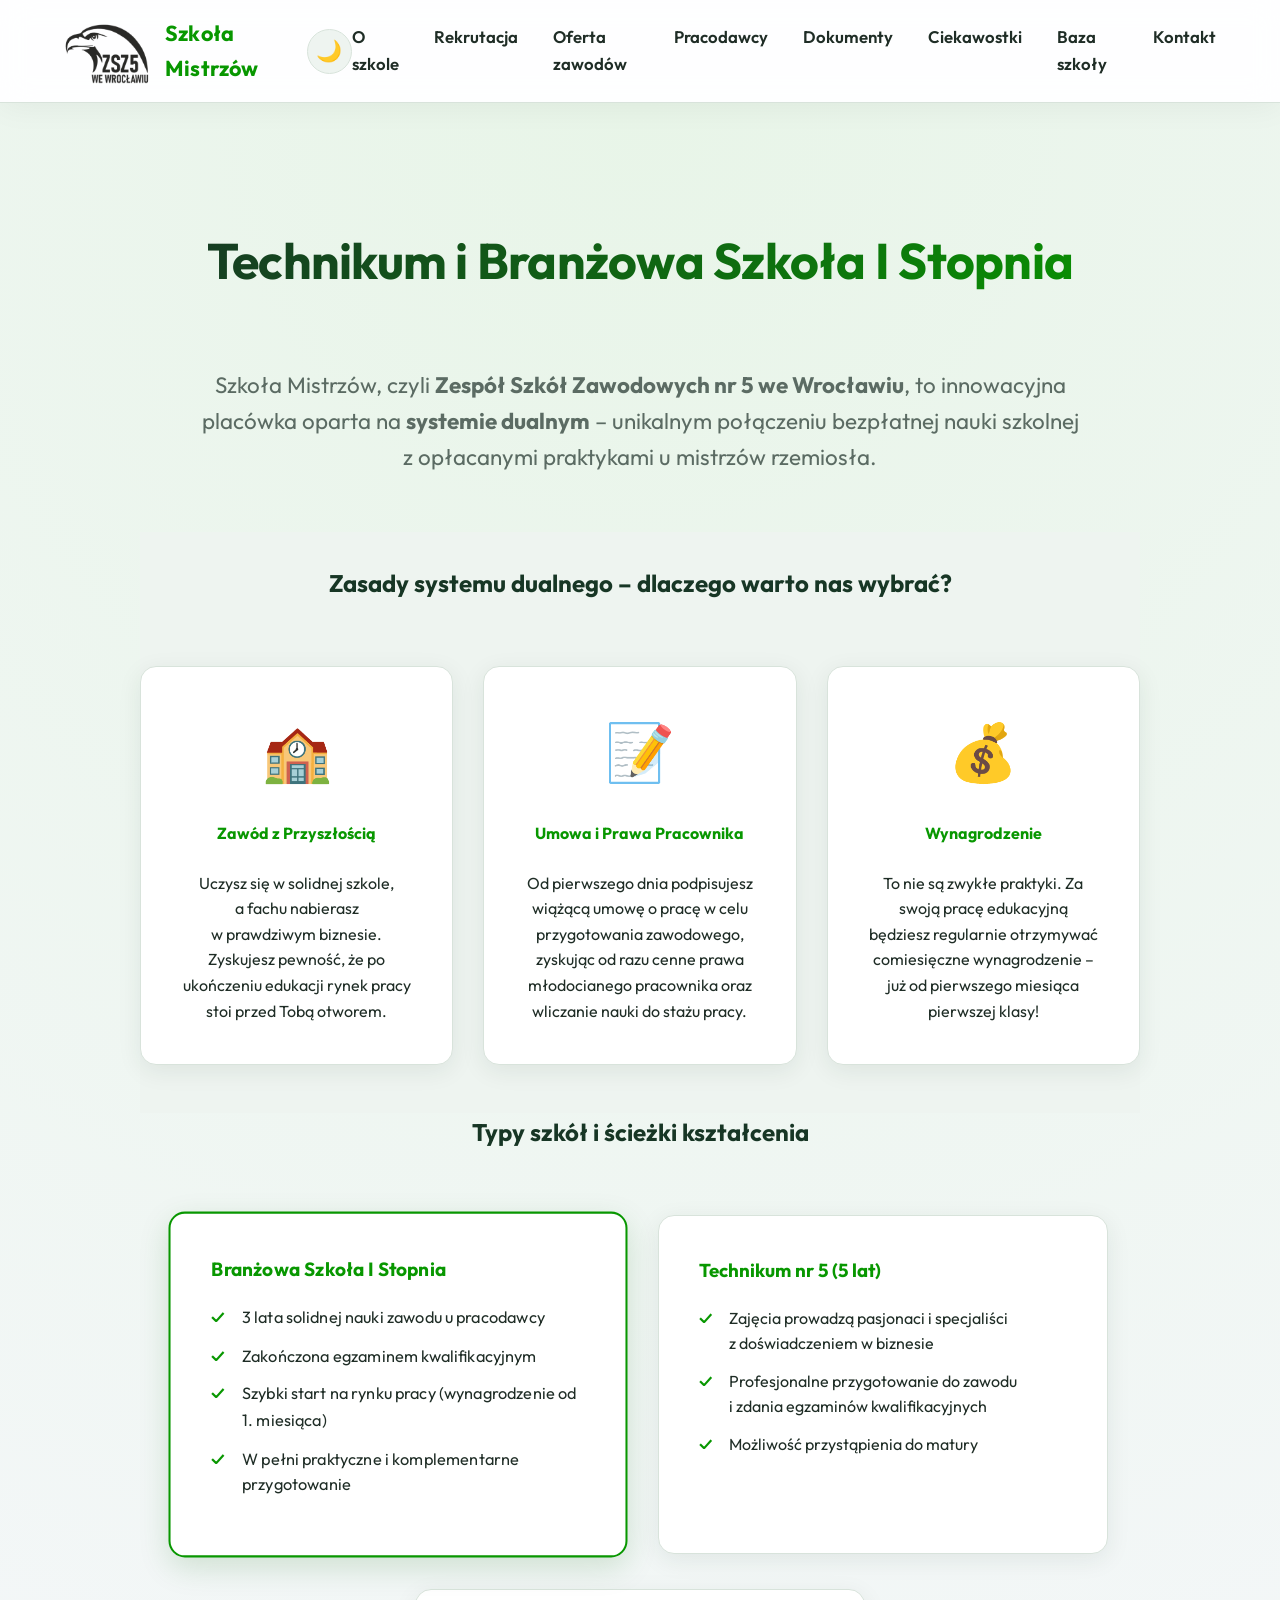
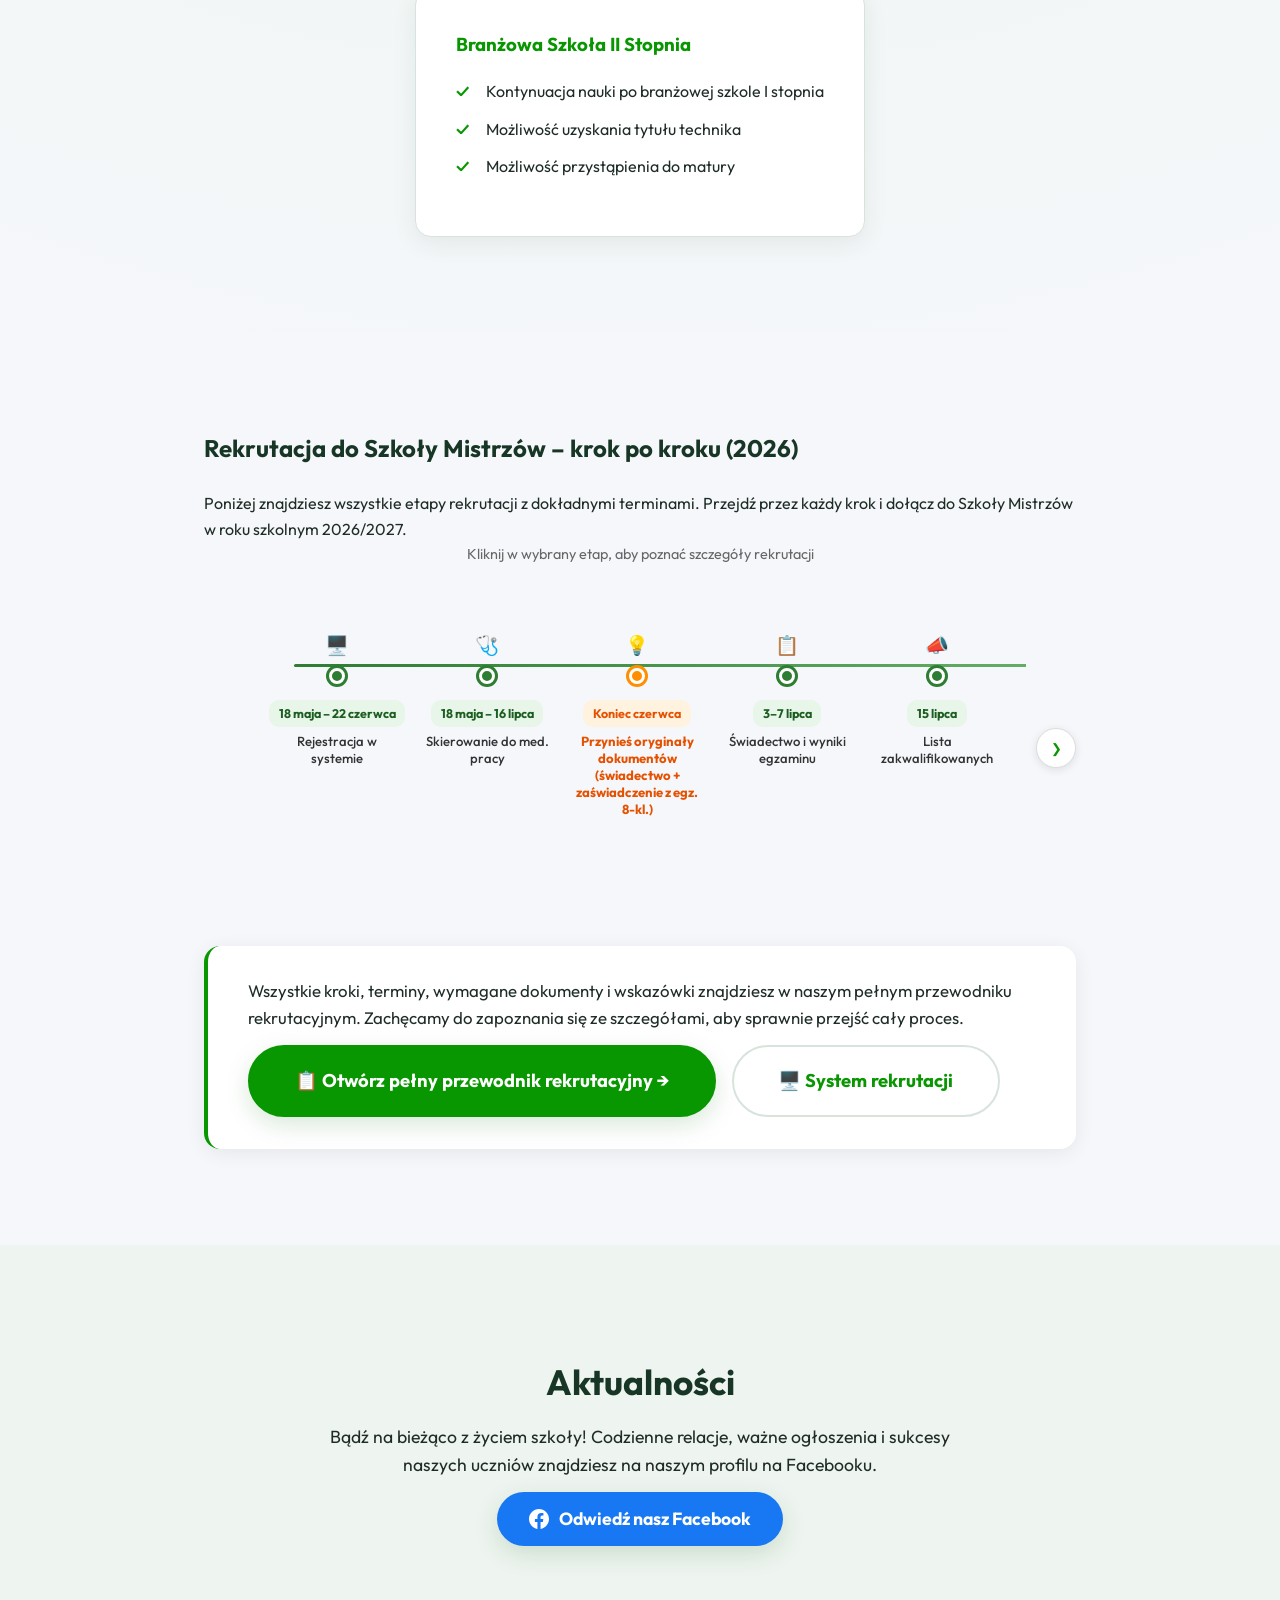
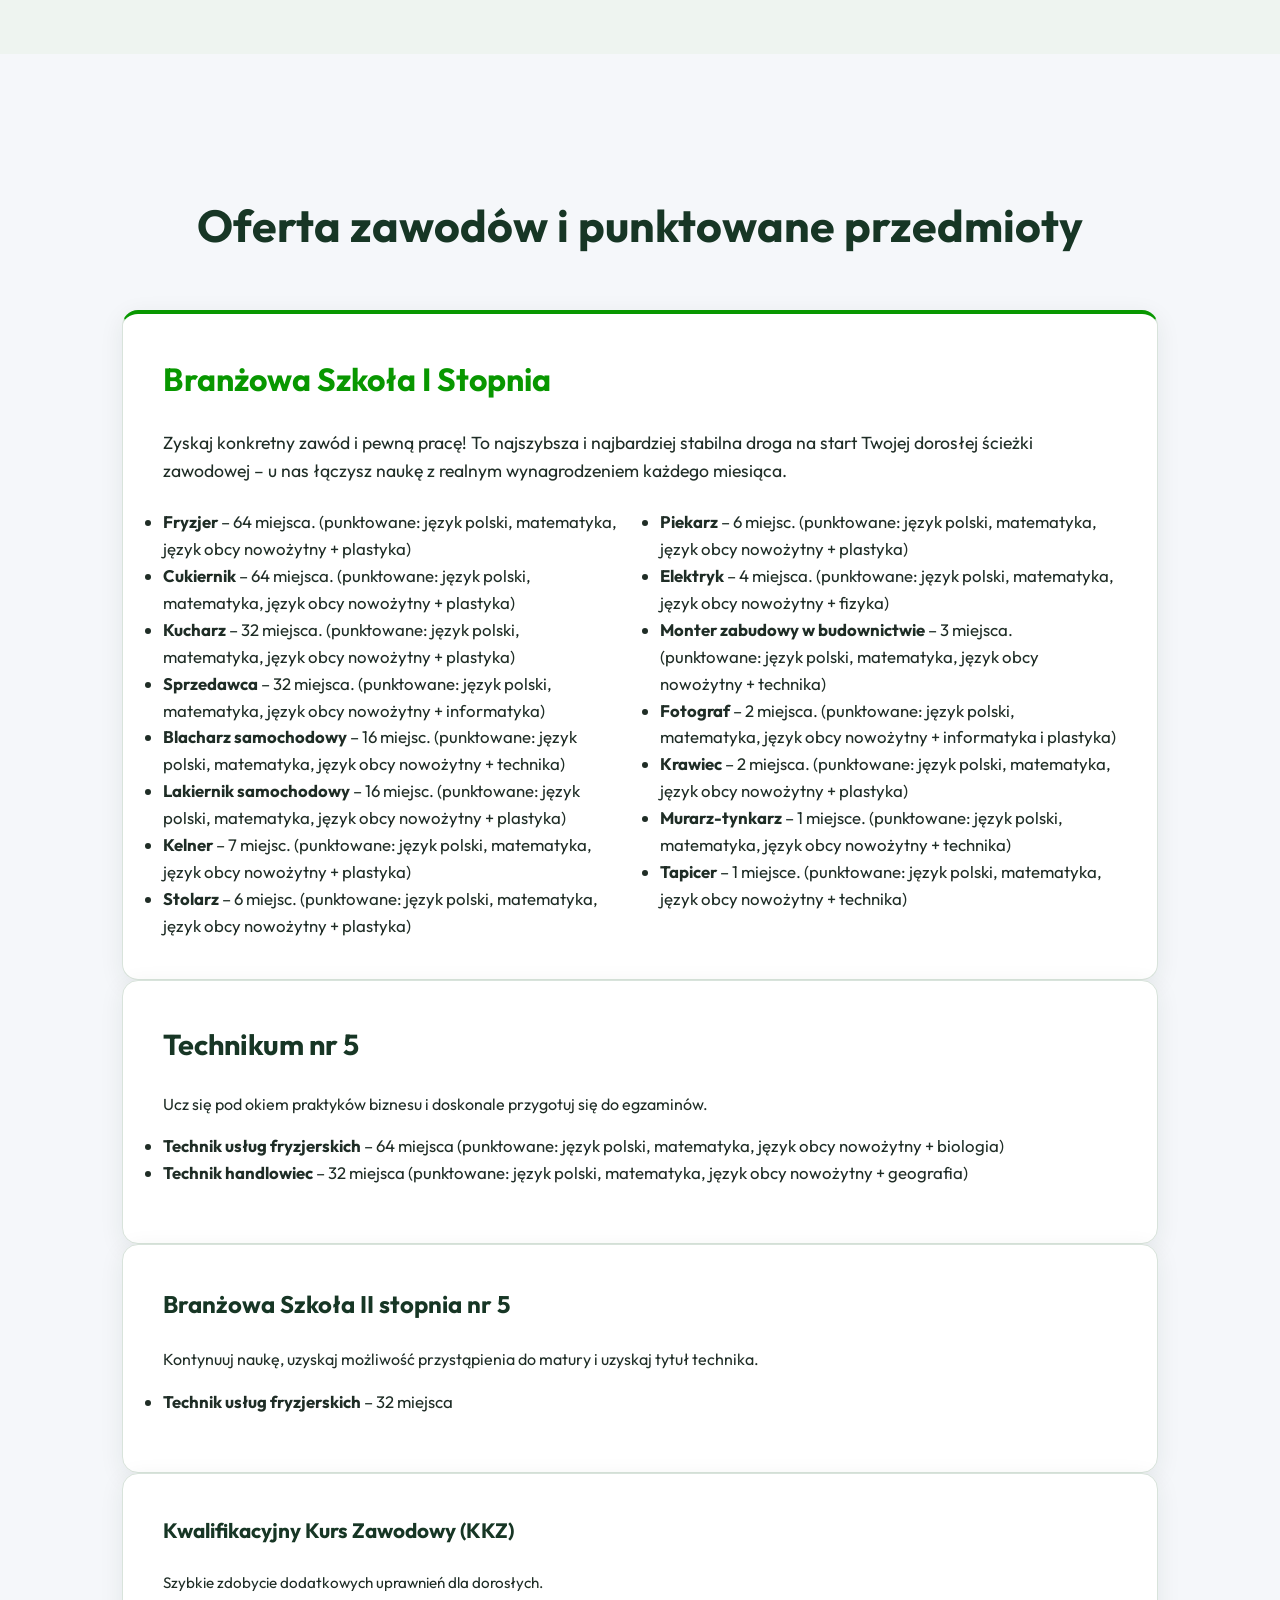
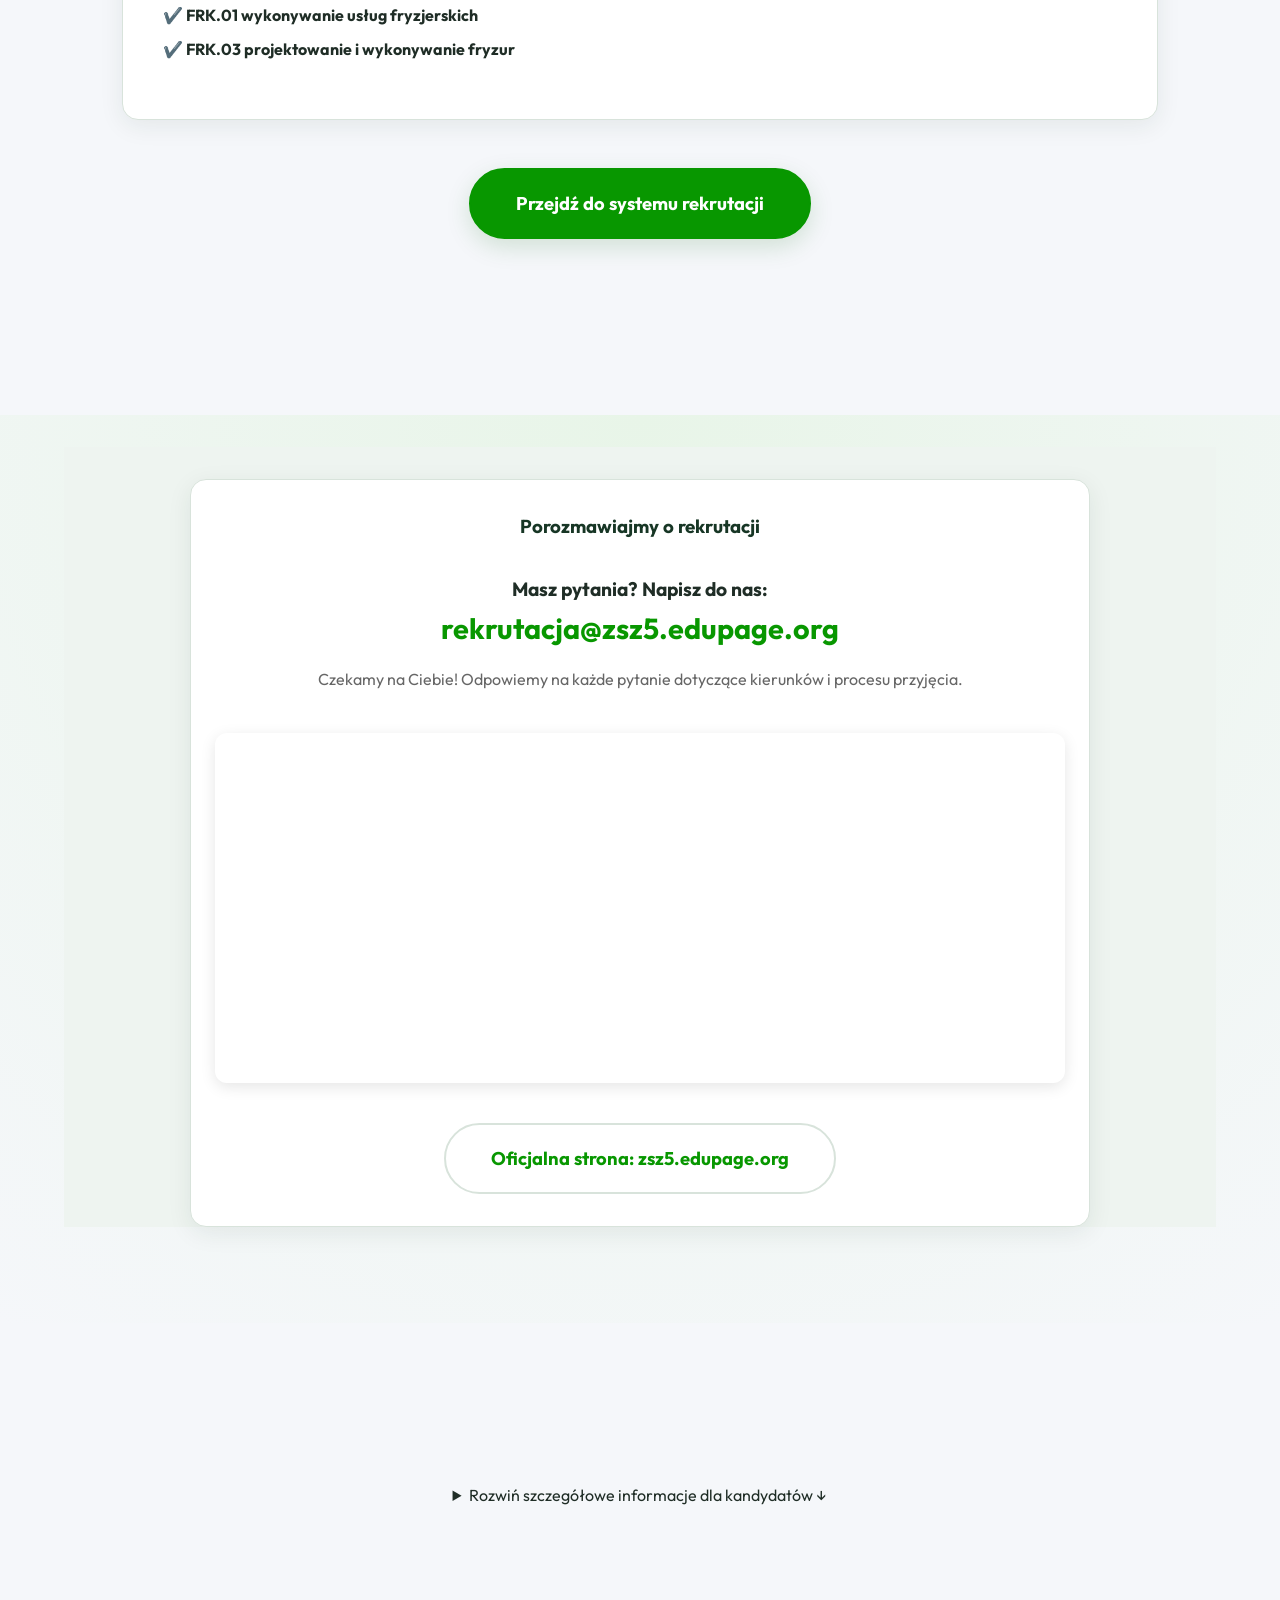
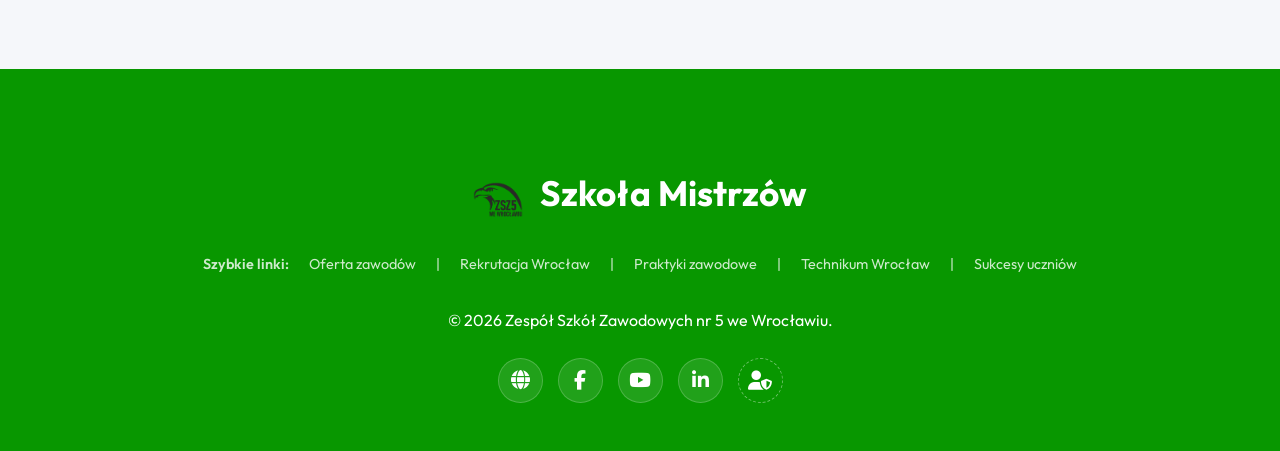
<file: index.html>
<!DOCTYPE html>
<html lang="pl">

<head>
    <meta charset="UTF-8">
    <meta name="viewport" content="width=device-width, initial-scale=1.0">
    <title>Szkoła Mistrzów – Technikum i Szkoła Branżowa Wrocław (ZSZ nr 5)</title>
    <meta name="description"
        content="Szkoła Mistrzów we Wrocławiu (ZSZ 5) – nowoczesna szkoła branżowa i technikum. System dualny, nauka zawodu z wynagrodzeniem i pewna praca. Sprawdź nas!">
    <meta name="keywords"
        content="Szkoła Mistrzów, ZSZ 5 Wrocław, szkoła branżowa Wrocław, technikum fryzjerskie, kucharz, cukiernik, system dualny, praktyki zawodowe">

    <!-- Open Graph / Facebook -->
    <meta property="og:type" content="website">
    <meta property="og:url" content="https://szkolamistrzow.info/">
    <meta property="og:title" content="Szkoła Mistrzów – Zespół Szkół Zawodowych nr 5 we Wrocławiu">
    <meta property="og:description"
        content="Dołącz do Szkoły Mistrzów! System dualny, atrakcyjne zawody i realne wynagrodzenie od pierwszego dnia nauki.">
    <meta property="og:image" content="https://szkolamistrzow.info/orze%C5%82%20bez%20t%C5%82a.png">

    <!-- Schema.org for Google -->
    <script type="application/ld+json">
    [
      {
        "@context": "https://schema.org",
        "@type": "EducationalOrganization",
        "name": "Zespół Szkół Zawodowych nr 5 we Wrocławiu – Szkoła Mistrzów",
        "description": "Publiczne technikum i szkoła branżowa we Wrocławiu oferująca naukę w systemie dualnym.",
        "url": "https://szkolamistrzow.info",
        "logo": "https://szkolamistrzow.info/orze%C5%82%20bez%20t%C5%82a.png",
        "address": {
          "@type": "PostalAddress",
          "streetAddress": "ul. J. Wł. Dawida 5–11",
          "addressLocality": "Wrocław",
          "postalCode": "50-527",
          "addressCountry": "PL"
        },
        "telephone": "+48 71 798 69 16",
        "geo": {
          "@type": "GeoCoordinates",
          "latitude": "51.0945",
          "longitude": "17.0385"
        },
        "sameAs": [
          "https://www.facebook.com/zsz5wro",
          "https://www.youtube.com/@zesposzkozawodowychnr5wroc483",
          "https://www.linkedin.com/company/zesp%C3%B3%C5%82-szk%C3%B3%C5%82-zawodowych-nr-5/"
        ]
      },
      {
        "@context": "https://schema.org",
        "@type": "School",
        "name": "Technikum nr 5 we Wrocławiu",
        "parentOrganization": {
          "@type": "EducationalOrganization",
          "name": "Zespół Szkół Zawodowych nr 5 we Wrocławiu"
        },
        "hasOfferCatalog": {
          "@type": "OfferCatalog",
          "name": "Kierunki kształcenia",
          "itemListElement": [
            {
              "@type": "Course",
              "name": "Technik usług fryzjerskich",
              "description": "5-letnie technikum przygotowujące do zawodu fryzjera z możliwością przystąpienia do matury."
            },
            {
              "@type": "Course",
              "name": "Technik żywienia i usług gastronomicznych",
              "description": "Kształcenie w zawodzie kucharza i menedżera gastronomii."
            }
          ]
        }
      }
    ]
    </script>

    <link rel="stylesheet" href="style.css">
    <link href="https://fonts.googleapis.com/css2?family=Outfit:wght@300;400;600;700&display=swap" rel="stylesheet">
    <link rel="stylesheet" href="https://cdnjs.cloudflare.com/ajax/libs/font-awesome/6.4.2/css/all.min.css">
    <meta name="color-scheme" content="light dark">
    <script>
        (function () {
            const savedTheme = localStorage.getItem('theme');
            const systemPrefersDark = window.matchMedia('(prefers-color-scheme: dark)').matches;
            if (savedTheme === 'dark' || (!savedTheme && systemPrefersDark)) {
                document.documentElement.classList.add('dark-mode');
            }
        })();
    </script>
    <script src="script.js" defer></script>
</head>

<body>
    <header class="main-header">
        <div class="logo-container">
            <a href="index.html"
                style="display:flex; align-items:center; gap:15px; color:inherit; text-decoration:none;">
                <img src="orzeł bez tła.png" alt="Logo Szkoła Mistrzów" class="logo">
                <span class="slogan">Szkoła Mistrzów</span>
            </a>
        </div>
        <div style="display:flex; align-items:center; gap:10px;">
            <button id="darkModeToggle" class="theme-toggle" aria-label="Przełącz tryb ciemny">🌙</button>
            <button class="mobile-menu-toggle" aria-label="Otwórz menu">
                <span></span>
                <span></span>
                <span></span>
            </button>
        </div>
        <nav class="main-nav">
            <ul>
                <li><a href="#promocja">O szkole</a></li>
                <li><a href="#rekrutacja">Rekrutacja</a></li>
                <li><a href="#zawody">Oferta zawodów</a></li>
                <li><a href="pracodawcy.html">Pracodawcy</a></li>
                <li><a href="dokumenty.html">Dokumenty</a></li>
                <li><a href="ciekawostki.html">Ciekawostki</a></li>
                <li><a href="baza-szkoly.html">Baza szkoły</a></li>
                <li><a href="#kontakt">Kontakt</a></li>
            </ul>
        </nav>
    </header>



    <main>
        <!-- Sekcja 1: Hero i System Dualny -->
        <section id="promocja" class="hero-section">
            <div class="hero-content">
                <h1 class="dynamic-title">
                    <div class="title-line-1">Technikum i Branżowa Szkoła I Stopnia</div>
                    <div class="title-line-2">Zespół Szkół Zawodowych nr 5 we&nbsp;Wrocławiu</div>
                </h1>
                <p class="hero-subtitle" style="max-width:900px;">Szkoła Mistrzów, czyli <strong>Zespół Szkół Zawodowych nr 5 we Wrocławiu</strong>, to innowacyjna placówka oparta na
                    <strong>systemie dualnym</strong> – unikalnym połączeniu bezpłatnej nauki szkolnej z opłacanymi
                    praktykami u mistrzów rzemiosła.</p>


                <div class="why-us" style="padding-top:2rem; padding-bottom: 3rem;">
                    <h2>Zasady systemu dualnego – dlaczego warto nas wybrać?</h2>
                    <div class="features-grid">
                        <div class="feature-item">
                            <div class="icon">🏫</div>
                            <h4>Zawód z Przyszłością</h4>
                            <p>Uczysz się w solidnej szkole, a fachu nabierasz w prawdziwym biznesie.
                                Zyskujesz pewność, że po ukończeniu edukacji rynek pracy stoi przed Tobą otworem.</p>
                        </div>
                        <div class="feature-item">
                            <div class="icon">📝</div>
                            <h4>Umowa i Prawa Pracownika</h4>
                            <p>Od pierwszego dnia podpisujesz wiążącą umowę o pracę w celu przygotowania zawodowego,
                                zyskując od razu cenne prawa młodocianego pracownika oraz wliczanie nauki do stażu
                                pracy.</p>
                        </div>
                        <div class="feature-item">
                            <div class="icon">💰</div>
                            <h4>Wynagrodzenie</h4>
                            <p>To nie są zwykłe praktyki. Za swoją pracę edukacyjną będziesz regularnie otrzymywać
                                comiesięczne wynagrodzenie – już od pierwszego miesiąca pierwszej klasy!</p>
                        </div>
                    </div>
                </div>

                <h2>Typy szkół i ścieżki kształcenia</h2>
                <div class="schools-info">
                    <div class="school-card"
                        style="border: 2px solid var(--primary-color); transform: scale(1.02); box-shadow: 0 10px 30px rgba(0, 100, 0, 0.15);">
                        <h3 style="color: var(--primary-color);">Branżowa Szkoła I Stopnia</h3>
                        <ul>
                            <li>3 lata solidnej nauki zawodu u pracodawcy</li>
                            <li>Zakończona egzaminem kwalifikacyjnym</li>
                            <li>Szybki start na rynku pracy (wynagrodzenie od 1. miesiąca)</li>
                            <li>W pełni praktyczne i komplementarne przygotowanie</li>
                        </ul>
                    </div>
                    <div class="school-card">
                        <h3>Technikum nr 5 (5 lat)</h3>
                        <ul>
                            <li>Zajęcia prowadzą pasjonaci i specjaliści z doświadczeniem w biznesie</li>
                            <li>Profesjonalne przygotowanie do zawodu i zdania egzaminów kwalifikacyjnych</li>
                            <li>Możliwość przystąpienia do matury</li>
                        </ul>
                    </div>
                    <div class="school-card">
                        <h3>Branżowa Szkoła II Stopnia</h3>
                        <ul>
                            <li>Kontynuacja nauki po branżowej szkole I stopnia</li>
                            <li>Możliwość uzyskania tytułu technika</li>
                            <li>Możliwość przystąpienia do matury</li>
                        </ul>
                    </div>
                </div>
            </div>
        </section>

        <!-- Sekcja 2: Proces rekrutacji – oś czasu -->
        <section id="rekrutacja" class="recruitment-section">
            <div class="section-container" style="max-width: 1000px;">
                <h2>Rekrutacja do Szkoły Mistrzów – krok po kroku (2026)</h2>
                <p class="recruitment-intro">Poniżej znajdziesz wszystkie etapy rekrutacji z dokładnymi terminami.
                    Przejdź przez każdy krok i dołącz do Szkoły Mistrzów w roku szkolnym 2026/2027.</p>

                <!-- Poziomy timeline – skrót -->
                <style>
                    .htl-wrap {
                        overflow-x: auto;
                        padding-bottom: 1.5rem;
                        margin-bottom: 3rem;
                        -webkit-overflow-scrolling: touch;
                    }

                    .htl-wrap::-webkit-scrollbar {
                        height: 4px;
                    }

                    .htl-wrap::-webkit-scrollbar-track {
                        background: #f1f8e9;
                        border-radius: 2px;
                    }

                    .htl-wrap::-webkit-scrollbar-thumb {
                        background: #a5d6a7;
                        border-radius: 2px;
                    }

                    .htl {
                        display: flex;
                        align-items: flex-start;
                        gap: 0;
                        min-width: max-content;
                        padding: 2rem 0.5rem 0.5rem;
                        position: relative;
                    }

                    .htl::before {
                        content: '';
                        position: absolute;
                        top: 4.15rem;
                        left: 40px;
                        right: 40px;
                        height: 3px;
                        background: linear-gradient(90deg, #2e7d32, #81c784);
                        border-radius: 2px;
                    }

                    .htl-step {
                        display: flex;
                        flex-direction: column;
                        align-items: center;
                        width: 150px;
                        flex-shrink: 0;
                        text-align: center;
                        text-decoration: none;
                        cursor: pointer;
                        transition: opacity 0.2s;
                    }

                    .htl-step:hover {
                        opacity: 0.8;
                    }

                    .htl-dot {
                        width: 16px;
                        height: 16px;
                        background: #2e7d32;
                        border-radius: 50%;
                        border: 3px solid #fff;
                        box-shadow: 0 0 0 3px #2e7d32;
                        margin-bottom: 1rem;
                        flex-shrink: 0;
                        z-index: 1;
                        transition: transform 0.2s;
                    }

                    .htl-step:hover .htl-dot {
                        transform: scale(1.4);
                    }

                    .htl-step.htl-highlight .htl-dot {
                        background: #ff8f00;
                        box-shadow: 0 0 0 3px #ff8f00;
                    }

                    .htl-date {
                        font-size: 0.78rem;
                        font-weight: 700;
                        color: #1b5e20;
                        background: #e8f5e9;
                        padding: 0.2rem 0.6rem;
                        border-radius: 10px;
                        margin-bottom: 0.4rem;
                        white-space: nowrap;
                    }

                    .htl-step.htl-highlight .htl-date {
                        background: #fff3e0;
                        color: #e65100;
                    }

                    .htl-label {
                        font-size: 0.82rem;
                        color: #333;
                        line-height: 1.3;
                        font-weight: 500;
                        max-width: 130px;
                    }

                    .htl-step.htl-highlight .htl-label {
                        font-weight: 700;
                        color: #e65100;
                    }

                    .htl-icon {
                        font-size: 1.2rem;
                        margin-bottom: 0.5rem;
                    }

                    .htl-lead {
                        font-size: 0.9rem;
                        color: #666;
                        text-align: center;
                        margin-bottom: 0.5rem;
                    }

                    .htl-container {
                        position: relative;
                        margin-bottom: 3rem;
                        display: flex;
                        align-items: center;
                        gap: 10px;
                    }

                    .htl-scroll-btn {
                        width: 40px;
                        height: 40px;
                        border-radius: 50%;
                        background: #fff;
                        border: 1px solid #ddd;
                        display: flex;
                        align-items: center;
                        justify-content: center;
                        cursor: pointer;
                        box-shadow: 0 2px 8px rgba(0, 0, 0, 0.1);
                        z-index: 5;
                        transition: all 0.2s;
                        color: var(--primary-color);
                        flex-shrink: 0;
                    }

                    .htl-scroll-btn:hover {
                        background: var(--primary-color);
                        color: #fff;
                        transform: scale(1.1);
                    }

                    .htl-scroll-btn:active {
                        transform: scale(0.9);
                    }

                    .htl-scroll-btn.disabled {
                        opacity: 0;
                        pointer-events: none;
                    }
                </style>
                <div style="text-align:center; margin-bottom: 2rem;">
                    <p class="htl-lead">Kliknij w wybrany etap, aby poznać szczegóły rekrutacji</p>
                </div>

                <div class="htl-container">
                    <button class="htl-scroll-btn left" id="htl-prev" aria-label="Przewiń w lewo">❮</button>
                    <div class="htl-wrap" id="htl-scroll-container">
                        <div class="htl" role="list">
                            <a class="htl-step" href="rekrutacja.html#step-1" role="listitem">
                                <div class="htl-icon">🖥️</div>
                                <div class="htl-dot"></div>
                                <div class="htl-date">18 maja – 22 czerwca</div>
                                <div class="htl-label">Rejestracja w systemie</div>
                            </a>
                            <a class="htl-step" href="rekrutacja.html#step-2" role="listitem">
                                <div class="htl-icon">🩺</div>
                                <div class="htl-dot"></div>
                                <div class="htl-date">18 maja – 16 lipca</div>
                                <div class="htl-label">Skierowanie do med. pracy</div>
                            </a>
                            <a class="htl-step htl-highlight" href="rekrutacja.html#step-rekomendacja" role="listitem">
                                <div class="htl-icon">💡</div>
                                <div class="htl-dot"></div>
                                <div class="htl-date">Koniec czerwca</div>
                                <div class="htl-label">Przynieś oryginały dokumentów (świadectwo + zaświadczenie z egz.
                                    8-kl.)</div>
                            </a>
                            <a class="htl-step" href="rekrutacja.html#step-5" role="listitem">
                                <div class="htl-icon">📋</div>
                                <div class="htl-dot"></div>
                                <div class="htl-date">3–7 lipca</div>
                                <div class="htl-label">Świadectwo i wyniki egzaminu</div>
                            </a>
                            <a class="htl-step" href="rekrutacja.html#step-6" role="listitem">
                                <div class="htl-icon">📣</div>
                                <div class="htl-dot"></div>
                                <div class="htl-date">15 lipca</div>
                                <div class="htl-label">Lista zakwalifikowanych</div>
                            </a>
                            <a class="htl-step" href="rekrutacja.html#step-7" role="listitem">
                                <div class="htl-icon">✅</div>
                                <div class="htl-dot"></div>
                                <div class="htl-date">16–21 lipca</div>
                                <div class="htl-label">Potwierdzenie woli przyjęcia</div>
                            </a>
                            <a class="htl-step" href="rekrutacja.html#step-8" role="listitem">
                                <div class="htl-icon">🎉</div>
                                <div class="htl-dot"></div>
                                <div class="htl-date">22 lipca</div>
                                <div class="htl-label">Lista przyjętych</div>
                            </a>
                            <a class="htl-step" href="rekrutacja.html#step-9" role="listitem">
                                <div class="htl-icon">🤝</div>
                                <div class="htl-dot"></div>
                                <div class="htl-date">Do poł. sierpnia</div>
                                <div class="htl-label">Umowa z pracodawcą</div>
                            </a>
                        </div>
                    </div>
                    <button class="htl-scroll-btn right" id="htl-next" aria-label="Przewiń w prawo">❯</button>
                </div>
                <!-- Koniec poziomego timeline -->


                <!-- Szybkie info + link do szczegółowego przewodnika -->
                <div
                    style="background:var(--surface-color); border-radius:16px; box-shadow:0 4px 20px rgba(0,0,0,0.07); padding:2rem 2.5rem; border-left: 4px solid var(--primary-color);">
                    <p style="margin:0 0 0.8rem; font-size:1.05rem; color:var(--text-color); line-height:1.6;">Wszystkie
                        kroki, terminy, wymagane dokumenty i wskazówki znajdziesz w naszym pełnym przewodniku
                        rekrutacyjnym. Zachęcamy do zapoznania się ze szczegółami, aby sprawnie przejść cały proces.</p>
                    <div style="display:flex; gap:1rem; flex-wrap:wrap; align-items:center;">
                        <a href="rekrutacja.html" class="cta-button">📋 Otwórz pełny przewodnik rekrutacyjny →</a>
                        <a href="https://rekrutacje.edu.wroclaw.pl" target="_blank" class="cta-button secondary">🖥️
                            System rekrutacji</a>
                    </div>
                </div>

            </div>

            </div>
        </section>

        <!-- Sekcja: Aktualności z Facebooka -->
        <section id="aktualnosci" class="info-section" style="background: var(--surface-muted); padding: 0.8rem 5%;">
            <div class="section-container" style="max-width: 800px;">
                <h2 style="text-align: center; margin-bottom: 0.8rem; font-size: 2.2rem;">Aktualności</h2>
                <div style="display: flex; flex-direction: column; align-items: center; gap: 0.8rem;">
                    <p style="text-align: center; max-width: 700px; font-size: 1.1rem; color: var(--text-color);">Bądź
                        na bieżąco z życiem szkoły! Codzienne relacje, ważne ogłoszenia i sukcesy naszych uczniów
                        znajdziesz na naszym profilu na Facebooku.</p>

                    <a href="https://www.facebook.com/zsz5wro" target="_blank" class="cta-button"
                        style="background: #1877F2; border: none; font-size: 1.1rem; padding: 0.8rem 2rem; display: flex; align-items: center; gap: 10px; transition: transform 0.2s, background 0.2s;">
                        <svg width="20" height="20" viewBox="0 0 24 24" fill="white">
                            <path
                                d="M24 12.073c0-6.627-5.373-12-12-12s-12 5.373-12 12c0 5.99 4.388 10.954 10.125 11.854v-8.385H7.078v-3.47h3.047V9.43c0-3.007 1.792-4.669 4.533-4.669 1.312 0 2.686.235 2.686.235v2.953H15.83c-1.491 0-1.956.925-1.956 1.874v2.25h3.328l-.532 3.47h-2.796v8.385C19.612 23.027 24 18.062 24 12.073z" />
                        </svg>
                        Odwiedź nasz Facebook
                    </a>
                </div>
            </div>
        </section>

        <!-- Sekcja 3: Zawody -->
        <section id="zawody" class="info-section" style="padding: 2.5rem 5% 5rem;">
            <div class="section-container">
                <h2 style="text-align: center; font-size: 2.8rem; margin-bottom: 3rem;">Oferta zawodów i punktowane
                    przedmioty</h2>
                <div class="info-grid">

                    <div class="info-card" style="grid-column: 1 / -1; border-top: 4px solid var(--primary-color);">
                        <h3 style="color:var(--primary-color); font-size: 2rem;">Branżowa Szkoła I Stopnia</h3>
                        <p style="margin-bottom: 1.5rem; font-size: 1.1rem; color: var(--text-color);">Zyskaj konkretny zawód i pewną pracę! To najszybsza i najbardziej stabilna droga na start Twojej dorosłej ścieżki zawodowej – u nas łączysz naukę z realnym wynagrodzeniem każdego miesiąca.</p>
                        <div style="column-count: 2; column-gap: 40px;">
                            <ul style="font-size:1.05rem; color: var(--text-color);">
                                <li><strong><a href="baza-szkoly.html#fryzjer" style="color:inherit; text-decoration:none;">Fryzjer</a></strong> – 64 miejsca. (punktowane: język polski, matematyka, język obcy nowożytny + plastyka)</li>
                                <li><strong><a href="baza-szkoly.html#gastronomia" style="color:inherit; text-decoration:none;">Cukiernik</a></strong> – 64 miejsca. (punktowane: język polski, matematyka, język obcy nowożytny + plastyka)</li>
                                <li><strong><a href="baza-szkoly.html#gastronomia" style="color:inherit; text-decoration:none;">Kucharz</a></strong> – 32 miejsca. (punktowane: język polski, matematyka, język obcy nowożytny + plastyka)</li>
                                <li><strong><a href="baza-szkoly.html#handel" style="color:inherit; text-decoration:none;">Sprzedawca</a></strong> – 32 miejsca. (punktowane: język polski, matematyka, język obcy nowożytny + informatyka)</li>
                                <li><strong><a href="pracodawcy.html" style="color:inherit; text-decoration:none;">Blacharz samochodowy</a></strong> – 16 miejsc. (punktowane: język polski, matematyka, język obcy nowożytny + technika)</li>
                                <li><strong><a href="pracodawcy.html" style="color:inherit; text-decoration:none;">Lakiernik samochodowy</a></strong> – 16 miejsc. (punktowane: język polski, matematyka, język obcy nowożytny + plastyka)</li>
                                <li><strong><a href="baza-szkoly.html#gastronomia" style="color:inherit; text-decoration:none;">Kelner</a></strong> – 7 miejsc. (punktowane: język polski, matematyka, język obcy nowożytny + plastyka)</li>
                                <li><strong><a href="pracodawcy.html" style="color:inherit; text-decoration:none;">Stolarz</a></strong> – 6 miejsc. (punktowane: język polski, matematyka, język obcy nowożytny + plastyka)</li>
                                <li><strong><a href="baza-szkoly.html#gastronomia" style="color:inherit; text-decoration:none;">Piekarz</a></strong> – 6 miejsc. (punktowane: język polski, matematyka, język obcy nowożytny + plastyka)</li>
                                <li><strong><a href="pracodawcy.html" style="color:inherit; text-decoration:none;">Elektryk</a></strong> – 4 miejsca. (punktowane: język polski, matematyka, język obcy nowożytny + fizyka)</li>
                                <li><strong><a href="pracodawcy.html" style="color:inherit; text-decoration:none;">Monter zabudowy w budownictwie</a></strong> – 3 miejsca. (punktowane: język polski, matematyka, język obcy nowożytny + technika)</li>
                                <li><strong><a href="baza-szkoly.html#handel" style="color:inherit; text-decoration:none;">Fotograf</a></strong> – 2 miejsca. (punktowane: język polski, matematyka, język obcy nowożytny + informatyka i plastyka)</li>
                                <li><strong><a href="pracodawcy.html" style="color:inherit; text-decoration:none;">Krawiec</a></strong> – 2 miejsca. (punktowane: język polski, matematyka, język obcy nowożytny + plastyka)</li>
                                <li><strong><a href="pracodawcy.html" style="color:inherit; text-decoration:none;">Murarz-tynkarz</a></strong> – 1 miejsce. (punktowane: język polski, matematyka, język obcy nowożytny + technika)</li>
                                <li><strong><a href="pracodawcy.html" style="color:inherit; text-decoration:none;">Tapicer</a></strong> – 1 miejsce. (punktowane: język polski, matematyka, język obcy nowożytny + technika)</li>
                            </ul>
                        </div>
                    </div>

                    <div class="info-card">
                        <h3 style="font-size: 1.8rem;">Technikum nr 5</h3>
                        <p style="margin-bottom: 1rem; font-size: 1rem; color: var(--text-color);">Ucz się pod okiem
                            praktyków biznesu i doskonale przygotuj się do egzaminów.</p>
                        <ul style="font-size:1.05rem; color: var(--text-color);">
                            <li><strong>Technik usług fryzjerskich</strong> – 64 miejsca (punktowane: język polski, matematyka, język obcy nowożytny + biologia)</li>
                            <li><strong>Technik handlowiec</strong> – 32 miejsca (punktowane: język polski, matematyka, język obcy nowożytny + geografia)</li>
                        </ul>
                    </div>

                    <div class="info-card">
                        <h3 style="font-size: 1.5rem;">Branżowa Szkoła II stopnia nr 5</h3>
                        <p style="margin-bottom: 1rem; font-size: 1rem; color: var(--text-color);">Kontynuuj naukę, uzyskaj możliwość przystąpienia do matury i uzyskaj tytuł technika.</p>
                        <ul style="font-size:1.05rem; color: var(--text-color);">
                            <li><strong>Technik usług fryzjerskich</strong> – 32 miejsca</li>
                        </ul>
                    </div>

                    <div class="info-card">
                        <h3 style="font-size: 1.3rem;">Kwalifikacyjny Kurs Zawodowy (KKZ)</h3>
                        <p style="margin-bottom: 0.5rem; font-size: 0.95rem; color: var(--text-color);">Szybkie zdobycie
                            dodatkowych uprawnień dla dorosłych.</p>
                        <ul style="font-size:1rem; color: var(--text-color); list-style:none; padding:0;">
                            <li style="margin-bottom: 0.5rem;">✔️ <strong>FRK.01 wykonywanie usług fryzjerskich</strong>
                            </li>
                            <li>✔️ <strong>FRK.03 projektowanie i wykonywanie fryzur</strong></li>
                        </ul>
                    </div>
                </div>

                <div class="cta-wrapper" style="text-align:center; margin-top: 3rem;">
                    <a href="https://rekrutacje.edu.wroclaw.pl" target="_blank" class="cta-button">Przejdź do systemu
                        rekrutacji</a>
                </div>
            </div>
        </section>

        <!-- Sekcja 4: Informacje i kontakt -->
        <section class="hero-section" style="padding-top:2rem;">
            <div class="why-us" style="padding-top:2rem;">
                <div id="kontakt" class="info-card"
                    style="max-width: 900px; margin: 0 auto; text-align:center; padding: 2rem 1.5rem;">
                    <h3>Porozmawiajmy o rekrutacji</h3>
                    <p style="font-size:1.2rem; margin-top:2rem;"><strong>Masz pytania? Napisz do nas:</strong></p>
                    <p style="font-size: 1.8rem; font-weight:700; color:var(--primary-color);"
                        class="word-break-mobile">
                        <a href="mailto:rekrutacja@zsz5.edupage.org">rekrutacja@zsz5.edupage.org</a>
                    </p>
                    <p style="margin-top: 1rem; color: #666;">Czekamy na Ciebie! Odpowiemy na każde pytanie dotyczące
                        kierunków i procesu przyjęcia.</p>

                    <!-- Google Maps Embed -->
                    <div
                        style="margin: 2.5rem 0; border-radius: 12px; overflow: hidden; box-shadow: 0 4px 15px rgba(0,0,0,0.1); height: 350px;">
                        <iframe
                            src="https://www.google.com/maps/embed?pb=!1m18!1m12!1m3!1d2505.7635648776177!2d17.03344339678955!3d51.094370800000014!2m3!1f0!2f0!3f0!3m2!1i1024!2i768!4f13.1!3m3!1m2!1s0x470fc2756d9072d9%3A0x436e739505b4aa69!2zWmVzcMOzxYIgU3prw7PFgiBaYXdvZG93eWNoIG5yIDU!5e0!3m2!1spl!2spl!4v1773429537172!5m2!1spl!2spl"
                            width="100%" height="100%" style="border:0;" allowfullscreen="" loading="lazy"
                            referrerpolicy="no-referrer-when-downgrade"></iframe>
                    </div>

                    <div style="display:flex; justify-content:center; gap:20px; flex-wrap:wrap;">
                        <a href="https://www.zsz5.edupage.org" target="_blank" class="cta-button secondary">Oficjalna
                            strona: zsz5.edupage.org</a>
                    </div>
                </div>
            </div>
        </section>

        <!-- SEO Block 30: O szkole -->
        <section class="info-section" style="padding: 4rem 5%; background: var(--bg-color);">
            <div class="section-container" style="max-width: 1000px; text-align: center;">
                <details class="seo-accordion">
                    <summary>Rozwiń szczegółowe informacje dla kandydatów ↓</summary>
                    <div class="seo-accordion-content">
                        <h3
                            style="font-size: 2rem; color: var(--primary-color); margin-bottom: 1.5rem; padding-top:2rem;">
                            Szkoła Mistrzów – Zespół Szkół Zawodowych nr 5 we Wrocławiu</h3>
                        <p style="font-size: 1.1rem; line-height: 1.8; color: var(--text-muted);">ZSZ nr 5 we Wrocławiu
                            to szkoła z wieloletnią tradycją kształcenia zawodowego. Uczniowie zdobywają tu wiedzę,
                            doświadczenie zawodowe i kwalifikacje potrzebne na nowoczesnym rynku pracy. Nasza
                            <strong>Szkoła Mistrzów</strong> łączy 80 lat historii z nowoczesnym systemem dualnym i
                            profesjonalną kadrą.</p>
                    </div>
                </details>
            </div>
        </section>

    </main>

    <footer class="main-footer">
        <div class="footer-content">
            <div class="footer-logo">
                <img src="orzeł bez tła.png" alt="Szkoła Mistrzów Logo"
                    style="height: 40px; vertical-align: middle; margin-right: 10px;">
                Szkoła Mistrzów
            </div>

            <!-- NOWOŚĆ: Quick Links dla SEO -->
            <div
                style="margin: 2rem 0; display: flex; justify-content: center; gap: 20px; flex-wrap: wrap; font-size: 0.9rem; opacity: 0.8;">
                <span style="color: #fff; font-weight: 600;">Szybkie linki:</span>
                <a href="index.html#zawody" style="color: #fff; text-decoration: none;">Oferta zawodów</a> |
                <a href="rekrutacja.html" style="color: #fff; text-decoration: none;">Rekrutacja Wrocław</a> |
                <a href="pracodawcy.html" style="color: #fff; text-decoration: none;">Praktyki zawodowe</a> |
                <a href="baza-szkoly.html" style="color: #fff; text-decoration: none;">Technikum Wrocław</a> |
                <a href="ciekawostki.html" style="color: #fff; text-decoration: none;">Sukcesy uczniów</a>
            </div>

            <p>&copy; 2026 Zespół Szkół Zawodowych nr 5 we Wrocławiu.</p>

            <div class="footer-socials"
                style="margin-top: 1.5rem; display: flex; justify-content: center; gap: 15px; flex-wrap: wrap;">

                <a href="https://zsz5.edupage.org" target="_blank" class="footer-social-btn"
                    title="Oficjalna strona szkoły"><i class="fa-solid fa-globe"></i></a>
                <a href="https://www.facebook.com/zsz5wro" target="_blank" class="footer-social-btn" title="Facebook"><i
                        class="fa-brands fa-facebook-f"></i></a>
                <a href="https://www.youtube.com/@zesposzkozawodowychnr5wroc483" target="_blank"
                    class="footer-social-btn" title="YouTube"><i class="fa-brands fa-youtube"></i></a>
                <a href="https://www.linkedin.com/company/zesp%C3%B3%C5%82-szk%C3%B3%C5%82-zawodowych-nr-5/"
                    target="_blank" class="footer-social-btn" title="LinkedIn"><i
                        class="fa-brands fa-linkedin-in"></i></a>
                <a href="https://zsz5.edupage.org/a/rodo" target="_blank" class="footer-social-btn rodo"
                    title="Deklaracja RODO"><i class="fa-solid fa-user-shield"></i></a>
            </div>

            <style>
                .footer-social-btn {
                    background: rgba(255, 255, 255, 0.1);
                    color: #fff;
                    width: 45px;
                    height: 45px;
                    border-radius: 50%;
                    display: inline-flex;
                    align-items: center;
                    justify-content: center;
                    text-decoration: none;
                    font-size: 1.2rem;
                    transition: all 0.3s cubic-bezier(0.175, 0.885, 0.32, 1.275);
                    border: 1px solid rgba(255, 255, 255, 0.2);
                }

                .footer-social-btn:hover {
                    background: #fff;
                    color: var(--primary-color);
                    transform: translateY(-5px) scale(1.1);
                    box-shadow: 0 5px 15px rgba(0, 0, 0, 0.2);
                }

                .footer-social-btn.rodo {
                    background: transparent;
                    border: 1px dashed rgba(255, 255, 255, 0.4);
                }
            </style>
        </div>
    </footer>


</body>

</html>
</file>
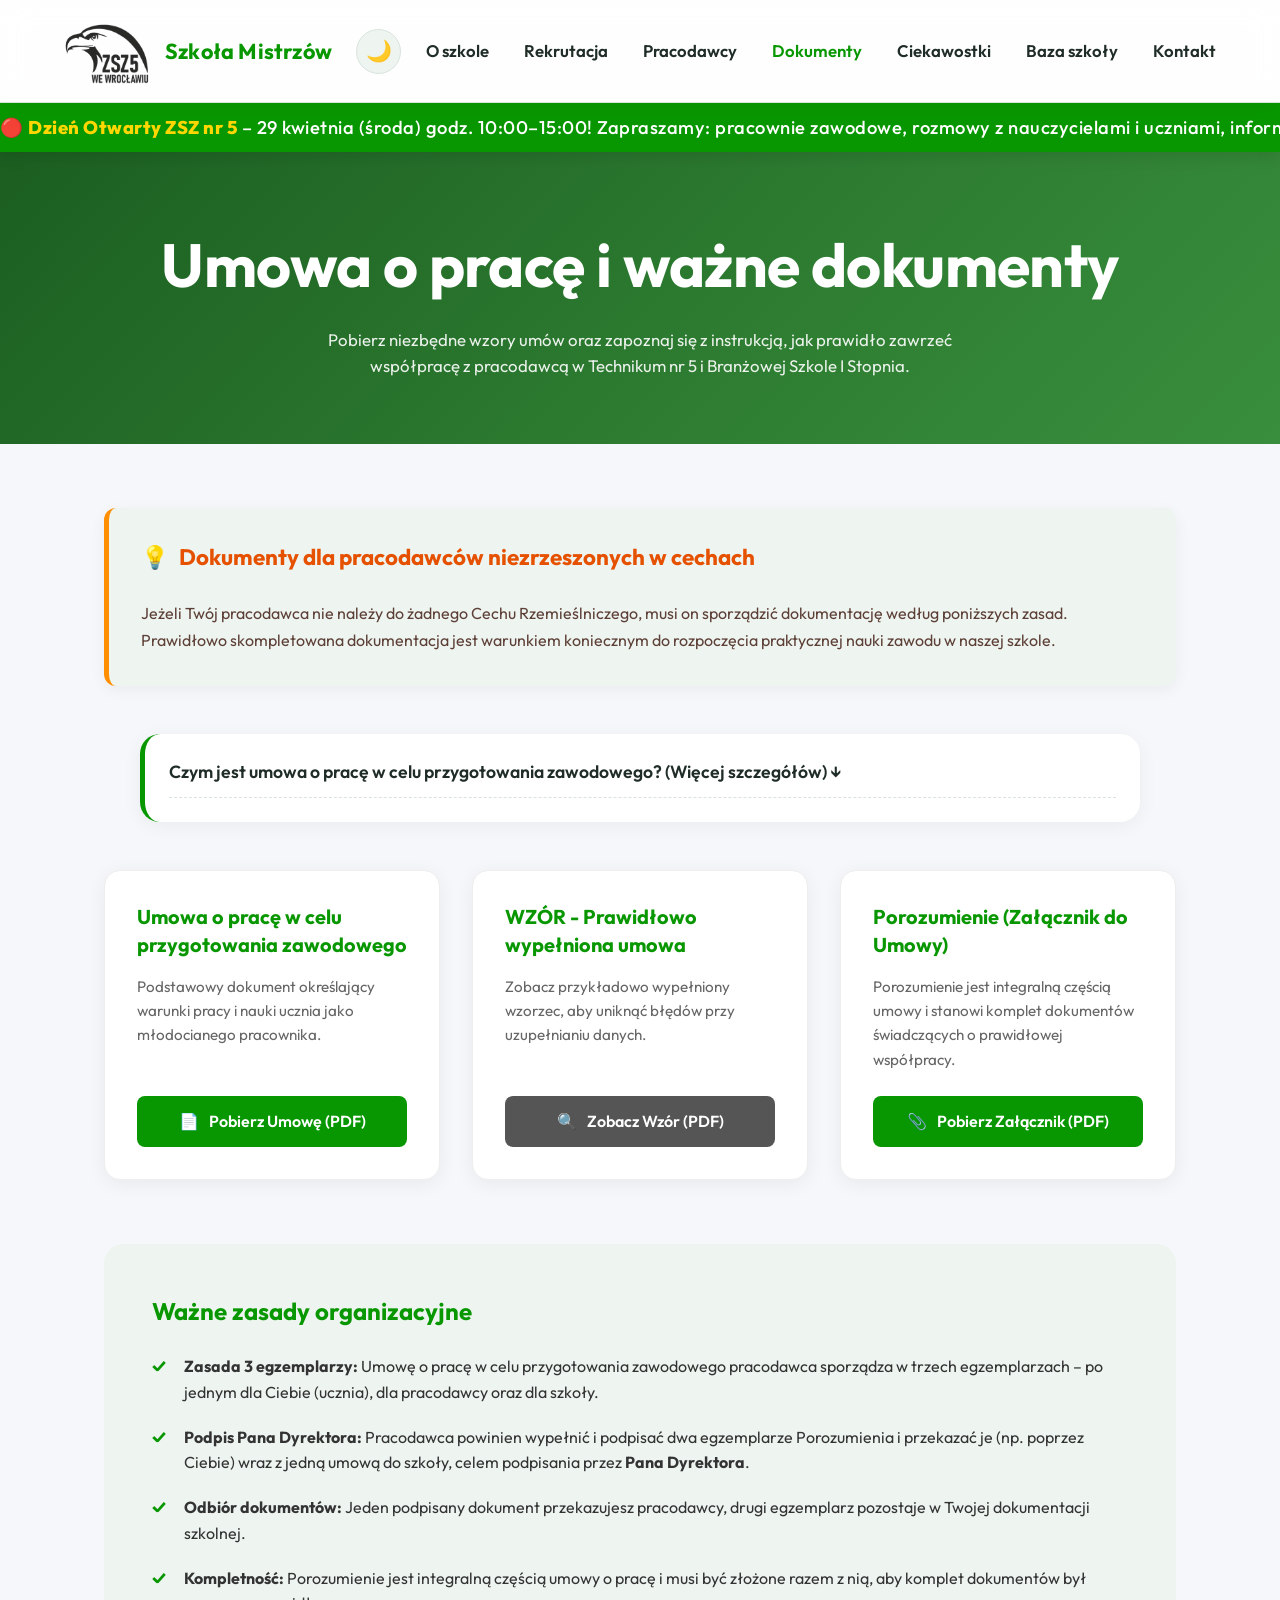
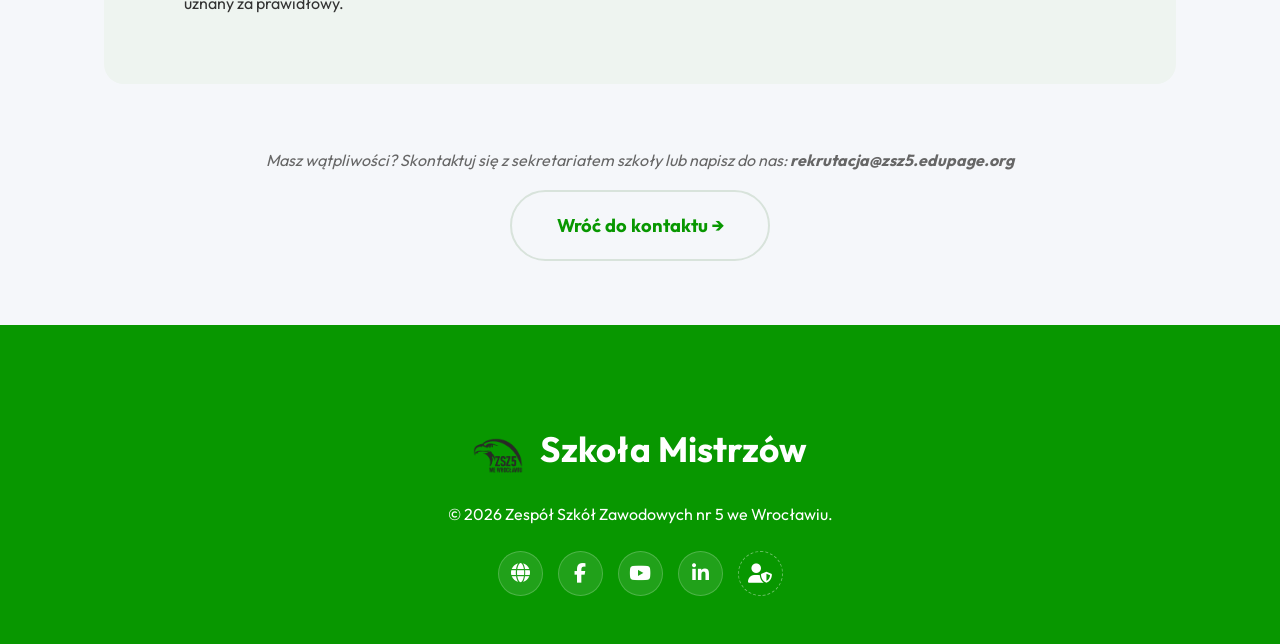
<file: dokumenty.html>
<!DOCTYPE html>
<html lang="pl">
<head>
    <meta charset="UTF-8">
    <meta name="viewport" content="width=device-width, initial-scale=1.0">
    <title>Umowy i Dokumenty – Praktyczna Nauka Zawodu Wrocław</title>
    <meta name="description" content="Pobierz wzory umów o pracę w celu przygotowania zawodowego oraz instrukcje dla pracodawców i uczniów Szkoły Mistrzów (ZSZ 5 Wrocław).">
    <meta property="og:title" content="Ważne dokumenty – Szkoła Mistrzów">
    <meta property="og:description" content="Komplet dokumentów niezbędnych do rozpoczęcia nauki w systemie dualnym.">
    <link rel="stylesheet" href="style.css">
    <link href="https://fonts.googleapis.com/css2?family=Outfit:wght@300;400;600;700&display=swap" rel="stylesheet">
    <link rel="stylesheet" href="https://cdnjs.cloudflare.com/ajax/libs/font-awesome/6.4.2/css/all.min.css">
    <meta name="color-scheme" content="light dark">
    <script>
        (function() {
            const savedTheme = localStorage.getItem('theme');
            const systemPrefersDark = window.matchMedia('(prefers-color-scheme: dark)').matches;
            if (savedTheme === 'dark' || (!savedTheme && systemPrefersDark)) {
                document.documentElement.classList.add('dark-mode');
            }
        })();
    </script>
    <script src="script.js" defer></script>
    <style>
        .doc-hero {
            background: linear-gradient(135deg, #1b5e20 0%, #2e7d32 60%, #388e3c 100%);
            color: #fff;
            padding: 4rem 5%;
            text-align: center;
        }
        .doc-hero h1 { 
            font-size: clamp(2rem, 5.5vw, 3.8rem); 
            margin-bottom: 0.8rem; 
            color: #fff;
            letter-spacing: -0.01em;
            text-wrap: balance;
        }
        .doc-hero p { font-size: 1.05rem; opacity: 0.9; max-width: 700px; margin: 0 auto; }
        
        .doc-container { max-width: 1200px; margin: 0 auto; padding: 4rem 5%; }
        
        .doc-alert {
            background: var(--surface-muted);
            border-left: 5px solid #ff8f00;
            padding: 2rem;
            border-radius: 12px;
            margin-bottom: 3rem;
            box-shadow: 0 4px 15px rgba(0,0,0,0.05);
        }
        .doc-alert h2 { color: #e65100; margin-top: 0; font-size: 1.4rem; display: flex; align-items: center; gap: 10px; }
        .doc-alert p { line-height: 1.7; color: #5d4037; margin-bottom: 0; }

        .doc-grid {
            display: grid;
            grid-template-columns: repeat(auto-fit, minmax(300px, 1fr));
            gap: 2rem;
            margin-top: 3rem;
        }
        .doc-card {
            background: var(--surface-color);
            border-radius: 16px;
            padding: 2rem;
            box-shadow: 0 4px 20px rgba(0,0,0,0.06);
            border: 1px solid #eee;
            transition: transform 0.2s, box-shadow 0.2s;
            display: flex;
            flex-direction: column;
            justify-content: space-between;
        }
        .doc-card:hover { transform: translateY(-5px); box-shadow: 0 10px 30px rgba(0,0,0,0.1); }
        .doc-card h3 { color: var(--primary-color); margin-top: 0; font-size: 1.25rem; margin-bottom: 1rem; line-height: 1.4; }
        .doc-card .doc-desc { font-size: 0.95rem; color: #666; margin-bottom: 1.5rem; line-height: 1.6; }
        
        .doc-btn {
            display: inline-flex;
            align-items: center;
            justify-content: center;
            gap: 10px;
            background: var(--primary-color);
            color: #fff;
            padding: 0.8rem 1.5rem;
            border-radius: 8px;
            text-decoration: none;
            font-weight: 600;
            transition: background 0.2s;
        }
        .doc-btn:hover { background: #1b5e20; }
        .doc-btn.template { background: #555; }
        .doc-btn.template:hover { background: #333; }
        
        .instruction-section {
            background: var(--surface-muted);
            border-radius: 20px;
            padding: 3rem;
            margin-top: 4rem;
        }
        .instruction-section h2 { color: var(--primary-color); margin-top: 0; margin-bottom: 1.5rem; }
        .instruction-list { list-style: none; padding: 0; }
        .instruction-list li {
            position: relative;
            padding-left: 2rem;
            margin-bottom: 1.2rem;
            line-height: 1.6;
            color: #333;
        }
        .instruction-list li::before {
            content: '✓';
            position: absolute;
            left: 0;
            color: var(--primary-color);
            font-weight: 900;
        }
    </style>
</head>
<body>
    <header class="main-header">
        <div class="logo-container">
            <a href="index.html" style="display:flex; align-items:center; gap:15px; color:inherit; text-decoration:none;">
                <img src="orzeł bez tła.png" alt="Logo Szkoła Mistrzów" class="logo">
                <span class="slogan">Szkoła Mistrzów</span>
            </a>
        </div>
        <div style="display:flex; align-items:center; gap:10px;">
            <button id="darkModeToggle" class="theme-toggle" aria-label="Przełącz tryb ciemny">🌙</button>
            <button class="mobile-menu-toggle" aria-label="Otwórz menu">
                <span></span><span></span><span></span>
            </button>
        </div>
        <nav class="main-nav">
            <ul>
                <li><a href="index.html#promocja">O szkole</a></li>
                <li><a href="rekrutacja.html">Rekrutacja</a></li>
                <li><a href="pracodawcy.html">Pracodawcy</a></li>
                <li><a href="dokumenty.html" style="color:var(--primary-color);">Dokumenty</a></li>
                <li><a href="ciekawostki.html">Ciekawostki</a></li>
                <li><a href="baza-szkoly.html">Baza szkoły</a></li>
                <li><a href="index.html#kontakt">Kontakt</a></li>
            </ul>
        </nav>
    </header>

    <!-- Pasek Informacyjny (News Ticker) -->
    <div class="news-ticker-container">
        <div class="news-ticker">
            <span>🔴 <strong>Dzień Otwarty ZSZ nr 5</strong> – 29 kwietnia (środa) godz. 10:00–15:00! Zapraszamy: pracownie zawodowe, rozmowy z nauczycielami i uczniami, informacje o rekrutacji! To idealny moment, by wybrać swój przyszły zawód i porozmawiać o szczegółach!</span>
            <span>🔴 <strong>Dzień Otwarty ZSZ nr 5</strong> – 29 kwietnia (środa) godz. 10:00–15:00! Zapraszamy: pracownie zawodowe, rozmowy z nauczycielami i uczniami, informacje o rekrutacji! To idealny moment, by wybrać swój przyszły zawód i porozmawiać o szczegółach!</span>
            <span>🔴 <strong>Dzień Otwarty ZSZ nr 5</strong> – 29 kwietnia (środa) godz. 10:00–15:00! Zapraszamy: pracownie zawodowe, rozmowy z nauczycielami i uczniami, informacje o rekrutacji! To idealny moment, by wybrać swój przyszły zawód i porozmawiać o szczegółach!</span>
            <span>🔴 <strong>Dzień Otwarty ZSZ nr 5</strong> – 29 kwietnia (środa) godz. 10:00–15:00! Zapraszamy: pracownie zawodowe, rozmowy z nauczycielami i uczniami, informacje o rekrutacji! To idealny moment, by wybrać swój przyszły zawód i porozmawiać o szczegółach!</span>
        </div>
    </div>

    <main>
        <section class="doc-hero">
            <h1>Umowa o&nbsp;pracę i&nbsp;ważne dokumenty</h1>
            <p>Pobierz niezbędne wzory umów oraz zapoznaj się z instrukcją, jak prawidło zawrzeć współpracę z pracodawcą w Technikum nr 5 i Branżowej Szkole I Stopnia.</p>
        </section>

        <div class="doc-container">
            
            <div class="doc-alert">
                <h2><span>💡</span> Dokumenty dla pracodawców niezrzeszonych w cechach</h2>
                <p>Jeżeli Twój pracodawca nie należy do żadnego Cechu Rzemieślniczego, musi on sporządzić dokumentację według poniższych zasad. Prawidłowo skompletowana dokumentacja jest warunkiem koniecznym do rozpoczęcia praktycznej nauki zawodu w naszej szkole.</p>
            </div>

            <!-- SEO Block 25: Umowa o pracę w przygotowaniu zawodowym -->
            <details class="seo-accordion" style="margin-bottom: 3rem; max-width: 1000px; margin-left: auto; margin-right: auto; text-align: left; background: var(--surface-color); padding: 1.5rem; border-radius: 20px; box-shadow: 0 4px 20px rgba(0,0,0,0.05); border:none; border-left: 5px solid var(--primary-color);">
                <summary style="color: var(--text-color); font-weight: 600; font-size: 1.1rem; border-bottom: 1px dashed var(--border-color); padding-bottom: 10px; display: block; text-align: left;">Czym jest umowa o pracę w celu przygotowania zawodowego? (Więcej szczegółów) ↓</summary>
                <div class="seo-accordion-content" style="margin-top: 1.5rem;">
                    <p style="color: var(--text-color); line-height: 1.7; font-size: 1.05rem;">
                        <strong>Umowa o pracę w celu przygotowania zawodowego</strong> to specyficzny rodzaj umowy zawieranej między pracodawcą a młodocianym pracownikiem. Zapewnia ona uczniowi status pracownika, odprowadzanie składek oraz wynagrodzenie. To fundament <strong>systemu dualnego</strong>, który łączy naukę teorii w szkole z praktycznym doświadczeniem zawodowym.
                    </p>
                </div>
            </details>

            <div class="doc-grid">
                <!-- Dokument 1 -->
                <div class="doc-card">
                    <div>
                        <h3>Umowa o pracę w celu przygotowania zawodowego</h3>
                        <p class="doc-desc">Podstawowy dokument określający warunki pracy i nauki ucznia jako młodocianego pracownika.</p>
                    </div>
                    <a href="umowa-o-prace-przygotowanie-zawodowe.pdf" target="_blank" class="doc-btn">
                        <span>📄</span> Pobierz Umowę (PDF)
                    </a>
                </div>

                <!-- Dokument 2 (Wzór) -->
                <div class="doc-card">
                    <div>
                        <h3>WZÓR - Prawidłowo wypełniona umowa</h3>
                        <p class="doc-desc">Zobacz przykładowo wypełniony wzorzec, aby uniknąć błędów przy uzupełnianiu danych.</p>
                    </div>
                    <a href="wzor-umowa-o-prace.pdf" target="_blank" class="doc-btn template">
                        <span>🔍</span> Zobacz Wzór (PDF)
                    </a>
                </div>

                <!-- Dokument 3 (Załącznik) -->
                <div class="doc-card">
                    <div>
                        <h3>Porozumienie (Załącznik do Umowy)</h3>
                        <p class="doc-desc">Porozumienie jest integralną częścią umowy i stanowi komplet dokumentów świadczących o prawidłowej współpracy.</p>
                    </div>
                    <a href="zalacznik-umowa-porozumienie.pdf" target="_blank" class="doc-btn">
                        <span>📎</span> Pobierz Załącznik (PDF)
                    </a>
                </div>
            </div>

            <div class="instruction-section">
                <h2>Ważne zasady organizacyjne</h2>
                <ul class="instruction-list">
                    <li><strong>Zasada 3 egzemplarzy:</strong> Umowę o pracę w celu przygotowania zawodowego pracodawca sporządza w trzech egzemplarzach – po jednym dla Ciebie (ucznia), dla pracodawcy oraz dla szkoły.</li>
                    <li><strong>Podpis Pana Dyrektora:</strong> Pracodawca powinien wypełnić i podpisać dwa egzemplarze Porozumienia i przekazać je (np. poprzez Ciebie) wraz z jedną umową do szkoły, celem podpisania przez <strong>Pana Dyrektora</strong>.</li>
                    <li><strong>Odbiór dokumentów:</strong> Jeden podpisany dokument przekazujesz pracodawcy, drugi egzemplarz pozostaje w Twojej dokumentacji szkolnej.</li>
                    <li><strong>Kompletność:</strong> Porozumienie jest integralną częścią umowy o pracę i musi być złożone razem z nią, aby komplet dokumentów był uznany za prawidłowy.</li>
                </ul>
            </div>

            <div style="text-align: center; margin-top: 4rem;">
                <p style="color: #666; font-style: italic;">Masz wątpliwości? Skontaktuj się z sekretariatem szkoły lub napisz do nas: <strong class="word-break-mobile">rekrutacja@zsz5.edupage.org</strong></p>
                <a href="index.html#kontakt" class="cta-button secondary" style="margin-top: 1rem;">Wróć do kontaktu →</a>
            </div>

        </div>
    </main>

    <footer class="main-footer">
        <div class="footer-content">
            <div class="footer-logo">
                <img src="orzeł bez tła.png" alt="Szkoła Mistrzów Logo" style="height: 40px; vertical-align: middle; margin-right: 10px;">
                Szkoła Mistrzów
            </div>
            <p>&copy; 2026 Zespół Szkół Zawodowych nr 5 we Wrocławiu.</p>
            
            <div class="footer-socials" style="margin-top: 1.5rem; display: flex; justify-content: center; gap: 15px; flex-wrap: wrap;">

                <a href="https://zsz5.edupage.org" target="_blank" class="footer-social-btn" title="Oficjalna strona szkoły"><i class="fa-solid fa-globe"></i></a>
                <a href="https://www.facebook.com/zsz5wro" target="_blank" class="footer-social-btn" title="Facebook"><i class="fa-brands fa-facebook-f"></i></a>
                <a href="https://www.youtube.com/@zesposzkozawodowychnr5wroc483" target="_blank" class="footer-social-btn" title="YouTube"><i class="fa-brands fa-youtube"></i></a>
                <a href="https://www.linkedin.com/company/zesp%C3%B3%C5%82-szk%C3%B3%C5%82-zawodowych-nr-5/" target="_blank" class="footer-social-btn" title="LinkedIn"><i class="fa-brands fa-linkedin-in"></i></a>
                <a href="https://zsz5.edupage.org/a/rodo" target="_blank" class="footer-social-btn rodo" title="Deklaracja RODO"><i class="fa-solid fa-user-shield"></i></a>
            </div>

            <style>
                .footer-social-btn {
                    background: rgba(255,255,255,0.1);
                    color: #fff;
                    width: 45px;
                    height: 45px;
                    border-radius: 50%;
                    display: inline-flex;
                    align-items: center;
                    justify-content: center;
                    text-decoration: none;
                    font-size: 1.2rem;
                    transition: all 0.3s cubic-bezier(0.175, 0.885, 0.32, 1.275);
                    border: 1px solid rgba(255,255,255,0.2);
                }
                .footer-social-btn:hover {
                    background: #fff;
                    color: var(--primary-color);
                    transform: translateY(-5px) scale(1.1);
                    box-shadow: 0 5px 15px rgba(0,0,0,0.2);
                }
                .footer-social-btn.rodo {
                    background: transparent;
                    border: 1px dashed rgba(255,255,255,0.4);
                }
            </style>
        </div>
    </footer>
</body>
</html>
</file>
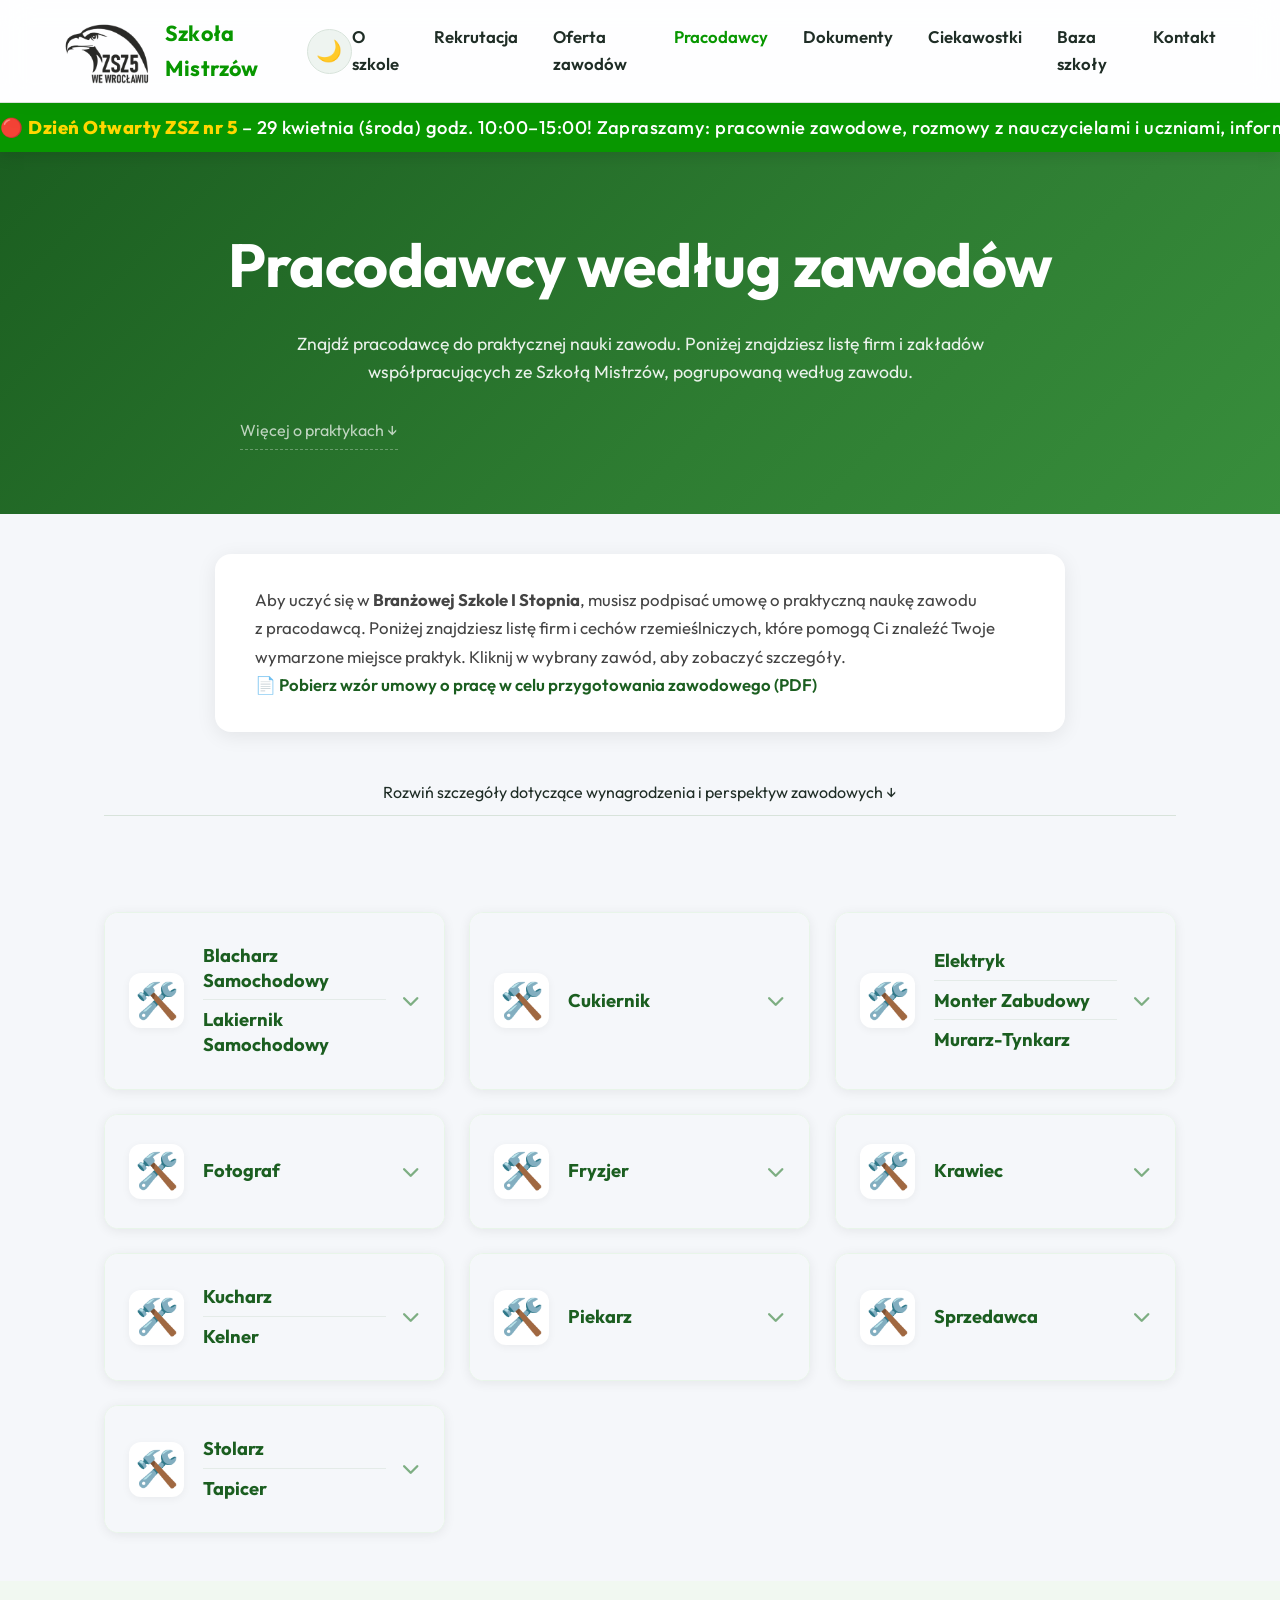
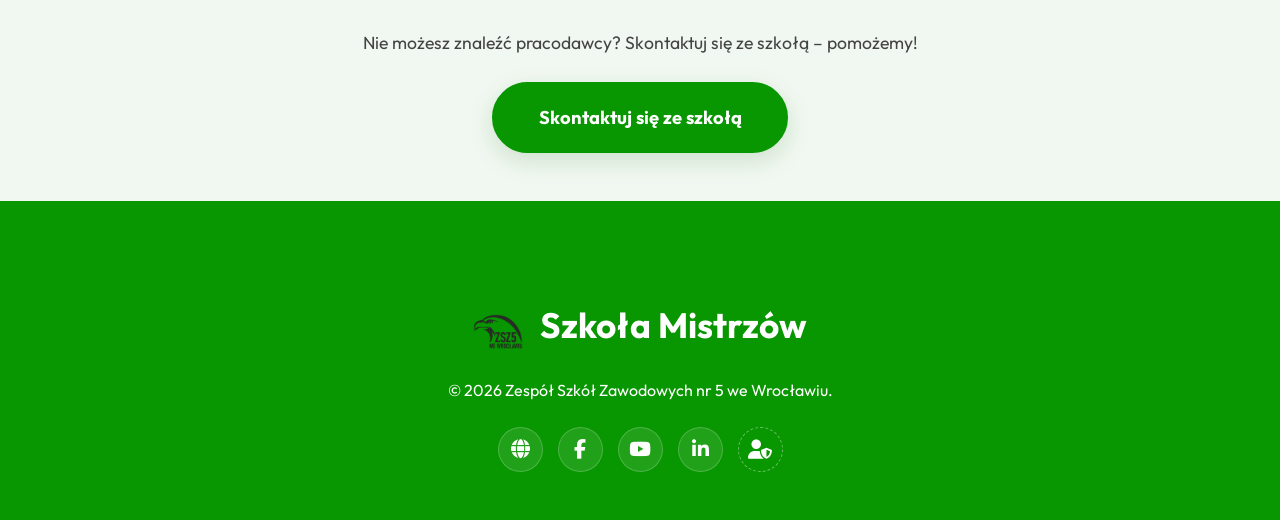
<file: pracodawcy.html>
<!DOCTYPE html>
<html lang="pl">
<head>
    <meta charset="UTF-8">
    <meta name="viewport" content="width=device-width, initial-scale=1.0">
    <title>Praktyki i Twoja Nauka Zawodu Wrocław – Baza Pracodawców</title>
    <meta name="description" content="Znajdź pracodawcę do praktycznej nauki zawodu. Lista firm współpracujących ze Szkołą Mistrzów (ZSZ nr 5) we Wrocławiu. Technikum nr 5 i Branżowa Szkoła I Stopnia.">
    <meta property="og:title" content="Pracodawcy i Cechy – Szkoła Mistrzów">
    <meta property="og:description" content="Znajdź miejsce praktyk zawodowych w systemie dualnym.">
    <link rel="stylesheet" href="style.css">
    <link href="https://fonts.googleapis.com/css2?family=Outfit:wght@300;400;600;700&display=swap" rel="stylesheet">
    <link rel="stylesheet" href="https://cdnjs.cloudflare.com/ajax/libs/font-awesome/6.4.2/css/all.min.css">
    <meta name="color-scheme" content="light dark">
    <script>
        (function() {
            const savedTheme = localStorage.getItem('theme');
            const systemPrefersDark = window.matchMedia('(prefers-color-scheme: dark)').matches;
            if (savedTheme === 'dark' || (!savedTheme && systemPrefersDark)) {
                document.documentElement.classList.add('dark-mode');
            }
        })();
    </script>
    <script src="script.js" defer></script>
    <style>
        /* ======== EMPLOYER PAGE STYLES ======== */
        .employer-hero {
            background: linear-gradient(135deg, #1b5e20 0%, #2e7d32 60%, #388e3c 100%);
            color: #fff;
            padding: 4rem 5%;
            text-align: center;
        }
        .employer-hero h1 {
            font-size: clamp(2rem, 5.5vw, 3.8rem);
            margin-bottom: 1rem;
            font-weight: 700;
            color: #fff;
            letter-spacing: -0.01em;
            text-wrap: balance;
        }
        .employer-hero p {
            font-size: 1.1rem;
            opacity: 0.9;
            max-width: 700px;
            margin: 0 auto;
            line-height: 1.6;
        }
        .employer-intro-box {
            background: var(--surface-color);
            border-radius: 16px;
            padding: 2rem 2.5rem;
            max-width: 850px;
            margin: 2.5rem auto;
            box-shadow: 0 4px 20px rgba(0,0,0,0.08);
            font-size: 1.05rem;
            color: #444;
            line-height: 1.7;
        }
        .employer-section {
            padding: 3rem 5%;
            max-width: 1200px;
            margin: 0 auto;
        }
        #employers-root {
            display: grid;
            grid-template-columns: repeat(3, 1fr);
            gap: 1.5rem;
            align-items: start;
        }
        /* Trade card accordion */
        .trade-card {
            background: var(--surface-color);
            border-radius: 14px;
            box-shadow: 0 2px 12px rgba(0,0,0,0.07);
            overflow: hidden;
            border: 1px solid #e8f5e9;
            transition: all 0.6s cubic-bezier(0.68, -0.55, 0.265, 1.55);
            height: 100%;
            display: flex;
            flex-direction: column;
            will-change: transform, opacity, max-height;
            scroll-margin-top: 200px;
        }
        .trade-card.expanded {
            grid-column: 1 / -1;
            box-shadow: 0 8px 30px rgba(0,100,0,0.15);
            height: auto;
            order: -1;
            animation: genieExpand 0.7s cubic-bezier(0.68, -0.55, 0.265, 1.55);
            transform-origin: center top;
        }
        @keyframes genieExpand {
            0% { 
                transform: scale(0.3) translateY(50px); 
                opacity: 0;
                filter: blur(10px);
            }
            60% {
                transform: scale(1.05) translateY(-10px);
                opacity: 1;
                filter: blur(0);
            }
            100% { 
                transform: scale(1) translateY(0); 
                opacity: 1;
            }
        }
        .trade-card:hover:not(.expanded) {
            transform: translateY(-4px);
            box-shadow: 0 6px 24px rgba(0,100,0,0.12);
        }
        .trade-accordion-header {
            width: 100%;
            background: var(--bg-color);
            border: none;
            padding: 1.8rem 1.5rem;
            cursor: pointer;
            display: flex;
            align-items: center;
            justify-content: space-between;
            gap: 1rem;
            transition: background 0.2s;
            text-align: left;
            flex-grow: 1;
        }
        .trade-accordion-header::after {
            display: none !important;
            content: none !important;
        }
        .trade-card.expanded .trade-accordion-header {
            flex-grow: 0;
            background: #e8f5e9;
        }
        .trade-header-inner {
            display: flex;
            align-items: center;
            gap: 1.2rem;
            width: 100%;
        }
        .trade-icon-main {
            font-size: 2.2rem;
            flex-shrink: 0;
            background: #fff;
            width: 55px;
            height: 55px;
            display: flex;
            align-items: center;
            justify-content: center;
            border-radius: 12px;
            box-shadow: 0 2px 8px rgba(0,0,0,0.05);
        }
        .trade-name {
            font-size: 1.15rem;
            font-weight: 700;
            color: #1b5e20;
            line-height: 1.35;
            font-family: 'Outfit', sans-serif;
            text-transform: capitalize;
            display: flex;
            flex-direction: column;
            width: 100%;
        }
        .trade-name-line {
            display: block;
            width: 100%;
            padding: 2px 0;
        }
        .trade-name-line:not(:last-child) {
            border-bottom: 1px solid rgba(27, 94, 32, 0.08);
            margin-bottom: 6px;
            padding-bottom: 6px;
        }
        .trade-name-full {
            display: none;
        }
        .trade-card.expanded .trade-name-full {
            display: block;
        }
        .trade-card.expanded .trade-name-short {
            display: none;
        }
        .trade-toggle-icon {
            font-size: 1.1rem;
            color: #2e7d32;
            transition: transform 0.3s;
            flex-shrink: 0;
            opacity: 0.6;
        }
        .trade-accordion-header.active .trade-toggle-icon {
            transform: rotate(180deg);
            opacity: 1;
        }
        .trade-accordion-body {
            max-height: 0;
            overflow: hidden;
            transition: max-height 0.4s ease-out;
            background: var(--surface-color);
        }
        .trade-card-content {
            padding: 2rem;
            border-top: 1px solid #e8f5e9;
        }
        /* Guild box */
        .guild-box {
            background: linear-gradient(135deg, #f0f7f0, #e8f5e9);
            border-left: 4px solid #2e7d32;
            border-radius: 10px;
            padding: 1.2rem 1.5rem;
            margin-bottom: 1.5rem;
        }
        .guild-box-header {
            font-size: 0.8rem;
            font-weight: 700;
            text-transform: uppercase;
            letter-spacing: 0.08em;
            color: #2e7d32;
            margin-bottom: 0.5rem;
        }
        .guild-name {
            font-size: 1.05rem;
            font-weight: 700;
            color: #1a1a1a;
            margin-bottom: 0.6rem;
        }
        .guild-details {
            display: flex;
            flex-direction: column;
            gap: 0.25rem;
        }
        .guild-detail {
            font-size: 0.95rem;
            color: #444;
        }
        .guild-phone, .guild-link {
            font-size: 0.95rem;
            color: #1b5e20;
            text-decoration: none;
            font-weight: 600;
        }
        .guild-phone:hover, .guild-link:hover { text-decoration: underline; }
        /* Employers list */
        .employers-section-label {
            font-size: 0.8rem;
            font-weight: 700;
            text-transform: uppercase;
            letter-spacing: 0.08em;
            color: #555;
            margin-bottom: 1rem;
        }
        .employers-list {
            display: grid;
            grid-template-columns: repeat(auto-fill, minmax(280px, 1fr));
            gap: 1rem;
        }
        .employer-item {
            background: #fafafa;
            border: 1px solid #eee;
            border-radius: 10px;
            padding: 1.1rem 1.2rem;
            transition: box-shadow 0.2s, border-color 0.2s;
        }
        .employer-item-featured {
            grid-column: 1 / -1;
            background: linear-gradient(135deg, #fff 0%, #fff8f8 100%);
            border: 2px solid #ed1b2f;
            box-shadow: 0 10px 28px rgba(237, 27, 47, 0.12);
            padding: 1.4rem 1.5rem;
            position: relative;
        }
        .employer-item-featured::before {
            content: "";
            position: absolute;
            inset: 0 auto 0 0;
            width: 6px;
            background: #ed1b2f;
        }
        .employer-item:hover {
            box-shadow: 0 4px 16px rgba(0,100,0,0.1);
            border-color: #c8e6c9;
        }
        .employer-item-featured:hover {
            border-color: #ed1b2f;
            box-shadow: 0 12px 32px rgba(237, 27, 47, 0.16);
        }
        .featured-employer-brand {
            display: flex;
            align-items: center;
            justify-content: space-between;
            gap: 1rem;
            margin-bottom: 1rem;
        }
        .featured-employer-logo {
            display: block;
            width: min(220px, 55vw);
            height: auto;
        }
        .featured-employer-badge {
            background: #ed1b2f;
            color: #fff;
            border-radius: 999px;
            padding: 0.45rem 0.8rem;
            font-size: 0.8rem;
            font-weight: 700;
            text-transform: uppercase;
            letter-spacing: 0.04em;
            line-height: 1.2;
            text-align: center;
        }
        .featured-employer-copy {
            color: #333;
            font-size: 0.98rem;
            line-height: 1.55;
            margin: -0.15rem 0 0.75rem;
            max-width: 760px;
        }
        .employer-name {
            font-size: 1rem;
            font-weight: 700;
            color: #1a1a1a;
            margin-bottom: 0.5rem;
            line-height: 1.3;
        }
        .employer-contact-person {
            font-size: 0.9rem;
            color: #555;
            margin-bottom: 0.4rem;
        }
        .employer-detail {
            font-size: 0.9rem;
            color: #444;
            margin-bottom: 0.2rem;
            display: flex;
            align-items: flex-start;
            gap: 0.4rem;
        }
        .employer-detail a {
            color: #1b5e20;
            text-decoration: none;
            font-weight: 600;
        }
        .employer-detail a:hover { text-decoration: underline; }
        .emp-icon { flex-shrink: 0; }
        .no-employers-msg {
            font-size: 0.95rem;
            color: #888;
            font-style: italic;
            padding: 0.8rem;
            background: #fafafa;
            border-radius: 8px;
            border: 1px dashed #ddd;
        }
        /* CTA footer */
        .employer-cta {
            text-align: center;
            padding: 3rem 5%;
            background: #f1f8f1;
        }
        @media (max-width: 900px) {
            #employers-root { grid-template-columns: repeat(2, 1fr); }
        }
        @media (max-width: 600px) {
            #employers-root { grid-template-columns: 1fr; }
            .trade-header-inner { flex-direction: column; align-items: flex-start; }
            .featured-employer-brand { align-items: flex-start; flex-direction: column; }
            .featured-employer-badge { text-align: left; }
        }

        /* Search Bar Styles */
        .search-container {
            max-width: 1200px;
            margin: 0 auto 2rem;
            padding: 0 5%;
        }
        .search-wrapper {
            position: relative;
            background: #fff;
            border-radius: 50px;
            box-shadow: 0 4px 20px rgba(0,0,0,0.06);
            display: flex;
            align-items: center;
            padding: 0.5rem 1.5rem;
            border: 2px solid transparent;
            transition: all 0.3s ease;
        }
        .search-wrapper:focus-within {
            border-color: var(--primary-color);
            box-shadow: 0 8px 30px rgba(0,100,0,0.1);
        }
        .search-wrapper i {
            color: #999;
            margin-right: 1rem;
        }
        #employer-search {
            border: none;
            outline: none;
            padding: 0.8rem 0;
            width: 100%;
            font-size: 1.1rem;
            font-family: 'Outfit', sans-serif;
        }
        .loading-state {
            text-align: center;
            padding: 4rem;
            color: #888;
        }
        .loading-spinner {
            width: 40px;
            height: 40px;
            border: 4px solid #f3f3f3;
            border-top: 4px solid var(--primary-color);
            border-radius: 50%;
            animation: spin 1s linear infinite;
            margin: 0 auto 1rem;
        }
        @keyframes spin {
            0% { transform: rotate(0deg); }
            100% { transform: rotate(360deg); }
        }
    </style>

    <script>
        window.EMPLOYERS_DATA = [
            {
                name: "fotograf",
                icon: "📸",
                cech: {
                    nazwa: "Cech Rzemiosł Różnych we Wrocławiu",
                    adres: "ul. Kazimierza Wielkiego 9, 50-077 Wrocław",
                    telefon: "71 344 44 19",
                    email: "crr_aldona@poczta.onet.pl",
                    www: ""
                },
                employers: [
                    { nazwa: "Zakład Fotograficzny HQ – Anna Matuszewicz", adres: "ul. Młyńska 1-1a/1u, 55-200 Oława", telefon: "512272357", kontakt: "" }
                ]
            },
            {
                name: "krawiec",
                icon: "🧵",
                cech: {
                    nazwa: "Cech Rzemiosł Odzieżowo – Włókienniczych",
                    adres: "ul. Kaszubska 4, 50-214 Wrocław",
                    telefon: "602638911",
                    email: "",
                    www: ""
                },
                employers: []
            },
            {
                name: "elektryk; monter zabudowy i robót wykończeniowych w budownictwie; murarz-tynkarz",
                icon: "🛠️",
                cech: {
                    nazwa: "Cech Rzemiosł Budowlanych (współpraca również z: Cech Rzemiosł Różnych)",
                    adres: "ul. Kazimierza Wielkiego 19, 50-077 Wrocław",
                    telefon: "600466825",
                    email: "sekretariat@crzb.com.pl",
                    www: ""
                },
                employers: [
                    { nazwa: "Usługi Budowlane Duda Paweł", adres: "ul. Przybyszewskiego 114/15, 51-148 Wrocław", telefon: "516129543", kontakt: "" },
                    { nazwa: "CZECHBUD – Krzysztof Orszulski", adres: "ul. Nyska 81/56, 50-505 Wrocław", telefon: "601952777", kontakt: "" }
                ]
            },
            {
                name: "fryzjer",
                icon: "✂️",
                cech: {
                    nazwa: "Cech Rzemiosł Różnych we Wrocławiu",
                    adres: "ul. Kazimierza Wielkiego 9, 50-077 Wrocław",
                    telefon: "690501774",
                    email: "crr_aldona@poczta.onet.pl",
                    www: ""
                },
                employers: []
            },
            {
                name: "kucharz; kelner",
                icon: "🍳",
                cech: {
                    nazwa: "Dolnośląski Cech Piekarzy i Cukierników",
                    adres: "ul. Kazimierza Wielkiego 9, 50-077 Wrocław",
                    telefon: "71 344 61 97",
                    email: "info@dcpic.pl",
                    www: ""
                },
                employers: [
                    { nazwa: "Bistro u Nowaków – Leszek Nowak", adres: "ul. Bolesława Krzywoustego 5 lok.2, 55-330 Wróblowice", telefon: "510950510", kontakt: "" },
                    { nazwa: "Bar KRABIK – Agnieszka Rabiak", adres: "ul. Rybacka 4, 55-140 Żmigród", telefon: "794122444", kontakt: "" },
                    { nazwa: "HORN – Piotr Rusiecki", adres: "ul. Jaracza 77B, 50-305 Wrocław", telefon: "601566098", kontakt: "" },
                    { nazwa: "DZPZ Sp. z o.o.", adres: "ul. Wejherowska 34, 54-289 Wrocław", telefon: "781092787", kontakt: "" },
                    { nazwa: "Rezydencja Rosato", adres: "ul. Wrocławska 64, 55-095 Mirków", telefon: "604068515", kontakt: "" }
                ]
            },
            {
                name: "blacharz samochodowy; lakiernik samochodowy",
                icon: "🚗",
                cech: {
                    nazwa: "Dolnośląski Cech Rzemiosł Metalowych i Motoryzacyjnych",
                    adres: "ul. Kaszubska 4, Wrocław",
                    telefon: "71 3287091",
                    email: "biuro@cechmetmot.k.pl",
                    www: ""
                },
                employers: [
                    { nazwa: "Centrum Blacharsko-Lakiernicze M. Wróbel", adres: "ul. Fabryczna 32, 55-080 Pietrzykowice", telefon: "", kontakt: "" },
                    { nazwa: "Konieczny Company", adres: "ul. Rzemieślnicza 7, 55-114 Szewce", telefon: "791233853", kontakt: "" }
                ]
            },
            {
                name: "piekarz",
                icon: "🥖",
                cech: {
                    nazwa: "Dolnośląski Cech Piekarzy i Cukierników",
                    adres: "ul. Kazimierza Wielkiego 9, 50-077 Wrocław",
                    telefon: "71 344 61 97",
                    email: "info@dcpic.pl",
                    www: ""
                },
                employers: [
                    { nazwa: "AUCHAN Bielany Wrocławskie", adres: "ul. Francuska 6, 55-040 Bielany Wrocławskie", telefon: "502446262", kontakt: "" }
                ]
            },
            {
                name: "cukiernik",
                icon: "🍰",
                cech: {
                    nazwa: "Dolnośląski Cech Piekarzy i Cukierników",
                    adres: "ul. Kazimierza Wielkiego 9, 50-077 Wrocław",
                    telefon: "71 344 61 97",
                    email: "info@dcpic.pl",
                    www: ""
                },
                employers: [
                    { nazwa: "Cukiernia Dariusz Babiuch", adres: "ul. Rajska 1a, 54-028 Wrocław", telefon: "601384300", kontakt: "" },
                    { nazwa: "BakeMania – Anna Możejko", adres: "ul. Karmelkowa 2a, 52-436 Wrocław", telefon: "668244617", kontakt: "" }
                ]
            },
            {
                name: "stolarz; tapicer",
                icon: "🪚",
                cech: {
                    nazwa: "Cech Rzemiosł Różnych we Wrocławiu",
                    adres: "ul. Kazimierza Wielkiego 9, 50-077 Wrocław",
                    telefon: "690501774",
                    email: "crr_aldona@poczta.onet.pl",
                    www: ""
                },
                employers: [
                    { nazwa: "RAMS Sp. z o.o. Sp. komandytowa", adres: "ul. Wiązowa 5, 55-093 Kiełczów", telefon: "601874105", kontakt: "" },
                    { nazwa: "Stolarstwo GTJ – Jan Jakubek", adres: "ul. Akacjowa 11, 55-040 Domasław", telefon: "713119978", kontakt: "" },
                    { nazwa: "Zakład Stolarski Wojtowicz Zygmunt", adres: "ul. Świerkowa 15, Gęsiniec, 57-100 Strzelin", telefon: "713923872", kontakt: "" }
                ]
            }
        ];
    </script>
</head>
<body>
    <header class="main-header">
        <div class="logo-container">
            <a href="index.html" style="display:flex; align-items:center; gap:15px; color:inherit; text-decoration:none;">
                <img src="orzeł bez tła.png" alt="Logo Szkoła Mistrzów" class="logo">
                <span class="slogan">Szkoła Mistrzów</span>
            </a>
        </div>
        <div style="display:flex; align-items:center; gap:10px;">
            <button id="darkModeToggle" class="theme-toggle" aria-label="Przełącz tryb ciemny">🌙</button>
            <button class="mobile-menu-toggle" aria-label="Otwórz menu">
                <span></span><span></span><span></span>
            </button>
        </div>
        <nav class="main-nav">
            <ul>
                <li><a href="index.html#promocja">O szkole</a></li>
                <li><a href="index.html#rekrutacja">Rekrutacja</a></li>
                <li><a href="index.html#zawody">Oferta zawodów</a></li>
                <li><a href="pracodawcy.html" style="color:var(--primary-color);">Pracodawcy</a></li>
                <li><a href="dokumenty.html">Dokumenty</a></li>
                <li><a href="ciekawostki.html">Ciekawostki</a></li>
                <li><a href="baza-szkoly.html">Baza szkoły</a></li>
                <li><a href="index.html#kontakt">Kontakt</a></li>
            </ul>
        </nav>
    </header>

    <!-- Pasek Informacyjny (News Ticker) -->
    <div class="news-ticker-container">
        <div class="news-ticker">
            <span>🔴 <strong>Dzień Otwarty ZSZ nr 5</strong> – 29 kwietnia (środa) godz. 10:00–15:00! Zapraszamy: pracownie zawodowe, rozmowy z nauczycielami i uczniami, informacje o rekrutacji! To idealny moment, by wybrać swój przyszły zawód i porozmawiać o szczegółach!</span>
            <span>🔴 <strong>Dzień Otwarty ZSZ nr 5</strong> – 29 kwietnia (środa) godz. 10:00–15:00! Zapraszamy: pracownie zawodowe, rozmowy z nauczycielami i uczniami, informacje o rekrutacji! To idealny moment, by wybrać swój przyszły zawód i porozmawiać o szczegółach!</span>
            <span>🔴 <strong>Dzień Otwarty ZSZ nr 5</strong> – 29 kwietnia (środa) godz. 10:00–15:00! Zapraszamy: pracownie zawodowe, rozmowy z nauczycielami i uczniami, informacje o rekrutacji! To idealny moment, by wybrać swój przyszły zawód i porozmawiać o szczegółach!</span>
            <span>🔴 <strong>Dzień Otwarty ZSZ nr 5</strong> – 29 kwietnia (środa) godz. 10:00–15:00! Zapraszamy: pracownie zawodowe, rozmowy z nauczycielami i uczniami, informacje o rekrutacji! To idealny moment, by wybrać swój przyszły zawód i porozmawiać o szczegółach!</span>
        </div>
    </div>

    <main>
        <section class="employer-hero">
            <h1>Pracodawcy według zawodów</h1>
            <p>Znajdź pracodawcę do praktycznej nauki zawodu. Poniżej znajdziesz listę firm i zakładów współpracujących ze Szkołą Mistrzów, pogrupowaną według zawodu.</p>

            <!-- SEO Block 24: Praktyczna nauka zawodu -->
            <details class="seo-accordion" style="margin-top: 2rem; max-width: 800px; margin-left: auto; margin-right: auto; text-align: left;">
                <summary style="color: rgba(255,255,255,0.7); border-bottom: 1px dashed rgba(255,255,255,0.3); padding-bottom: 5px; display: inline-block;">Więcej o praktykach ↓</summary>
                <div class="seo-accordion-content" style="background: rgba(0,0,0,0.2); padding: 1.5rem; border-radius: 16px; border: 1px solid rgba(255,255,255,0.1); margin-top: 1rem;">
                    <h2 style="color: #fff; font-size: 1.4rem; margin-bottom: 0.8rem;">Praktyczna nauka zawodu we Wrocławiu u najlepszych pracodawców</h2>
                    <p style="color: rgba(255,255,255,0.9); font-size: 1rem; line-height: 1.5;">Kluczem do sukcesu w Szkole Mistrzów jest <strong>praktyczna nauka zawodu</strong> realizowana bezpośrednio w firmach. Współpracujemy z setkami wrocławskich przedsiębiorstw i cechów rzemiosł, co gwarantuje start w realnym środowisku biznesowym.</p>
                </div>
            </details>
        </section>

        <div class="employer-intro-box">
            <p>Aby uczyć się w <strong>Branżowej Szkole I Stopnia</strong>, musisz podpisać umowę o praktyczną naukę zawodu z pracodawcą. Poniżej znajdziesz listę firm i cechów rzemieślniczych, które pomogą Ci znaleźć Twoje wymarzone miejsce praktyk. Kliknij w wybrany zawód, aby zobaczyć szczegóły.</p>
            <p style="margin-bottom:0;">📄 <a href="wzor-umowa-o-prace.pdf" target="_blank" style="color:#1b5e20; font-weight:600;">Pobierz wzór umowy o pracę w celu przygotowania zawodowego (PDF)</a></p>
        </div>


        <!-- SEO Blocks 26 & 29: Wynagrodzenie i Zawody przyszłości -->
        <details class="seo-accordion" style="max-width: 1200px; margin: 3rem auto; padding: 0 5%; border: none;">
            <summary style="text-align: center; border-bottom: 1px solid var(--border-color); padding-bottom: 10px; display: block;">Rozwiń szczegóły dotyczące wynagrodzenia i perspektyw zawodowych ↓</summary>
            <div class="seo-accordion-content" style="display: grid; grid-template-columns: repeat(auto-fit, minmax(300px, 1fr)); gap: 2rem; margin-top: 2rem;">
                <div style="background: var(--surface-muted); padding: 2rem; border-radius: 20px; border-left: 5px solid var(--primary-color);">
                    <h3 style="color: var(--heading-color); margin-bottom: 1rem; font-size: 1.3rem;">Ile zarobisz w szkole branżowej?</h3>
                    <p style="color: var(--text-color); line-height: 1.6; font-size: 0.95rem;">Twoje zarobki zależą od stopnia kształcenia. Jako uczeń otrzymujesz procentowy udział w średnim wynagrodzeniu krajowym. To <strong>nauka zawodu z wynagrodzeniem</strong>, która pozwoli Ci planować własny budżet od najmłodszych lat.</p>
                </div>
                <div style="background: var(--surface-muted); padding: 2rem; border-radius: 20px; border-left: 5px solid #f57c00;">
                    <h3 style="color: var(--heading-color); margin-bottom: 1rem; font-size: 1.3rem;">Zawody przyszłości – gdzie warto?</h3>
                    <p style="color: var(--text-color); line-height: 1.6; font-size: 0.95rem;">Prognozy wskazują, że <strong>zawody techniczne i usługowe</strong> takie jak elektryk czy mistrz fryzjerstwa będą najbardziej odporne na zmiany gospodarcze. Zainwestuj we własne umiejętności!</p>
                </div>
            </div>
        </details>

        <section class="employer-section" id="employers-root">
            <div class="loading-state">
                <div class="loading-spinner"></div>
                <p>Ładowanie listy pracodawców...</p>
            </div>
        </section>


        <div class="employer-cta">
            <p style="font-size:1.1rem; color:#444; margin-bottom:1.5rem;">Nie możesz znaleźć pracodawcy? Skontaktuj się ze szkołą – pomożemy!</p>
            <a href="index.html#kontakt" class="cta-button">Skontaktuj się ze szkołą</a>
        </div>
    </main>

    <footer class="main-footer">
        <div class="footer-content">
            <div class="footer-logo">
                <img src="orzeł bez tła.png" alt="Szkoła Mistrzów Logo" style="height: 40px; vertical-align: middle; margin-right: 10px;">
                Szkoła Mistrzów
            </div>
            <p>&copy; 2026 Zespół Szkół Zawodowych nr 5 we Wrocławiu.</p>
            
            <div class="footer-socials" style="margin-top: 1.5rem; display: flex; justify-content: center; gap: 15px; flex-wrap: wrap;">

                <a href="https://zsz5.edupage.org" target="_blank" class="footer-social-btn" title="Oficjalna strona szkoły"><i class="fa-solid fa-globe"></i></a>
                <a href="https://www.facebook.com/zsz5wro" target="_blank" class="footer-social-btn" title="Facebook"><i class="fa-brands fa-facebook-f"></i></a>
                <a href="https://www.youtube.com/@zesposzkozawodowychnr5wroc483" target="_blank" class="footer-social-btn" title="YouTube"><i class="fa-brands fa-youtube"></i></a>
                <a href="https://www.linkedin.com/company/zesp%C3%B3%C5%82-szk%C3%B3%C5%82-zawodowych-nr-5/" target="_blank" class="footer-social-btn" title="LinkedIn"><i class="fa-brands fa-linkedin-in"></i></a>
                <a href="https://zsz5.edupage.org/a/rodo" target="_blank" class="footer-social-btn rodo" title="Deklaracja RODO"><i class="fa-solid fa-user-shield"></i></a>
            </div>

            <style>
                .footer-social-btn {
                    background: rgba(255,255,255,0.1);
                    color: #fff;
                    width: 45px;
                    height: 45px;
                    border-radius: 50%;
                    display: inline-flex;
                    align-items: center;
                    justify-content: center;
                    text-decoration: none;
                    font-size: 1.2rem;
                    transition: all 0.3s cubic-bezier(0.175, 0.885, 0.32, 1.275);
                    border: 1px solid rgba(255,255,255,0.2);
                }
                .footer-social-btn:hover {
                    background: #fff;
                    color: var(--primary-color);
                    transform: translateY(-5px) scale(1.1);
                    box-shadow: 0 5px 15px rgba(0,0,0,0.2);
                }
                .footer-social-btn.rodo {
                    background: transparent;
                    border: 1px dashed rgba(255,255,255,0.4);
                }
            </style>
        </div>
    </footer>
</body>
</html>
</file>
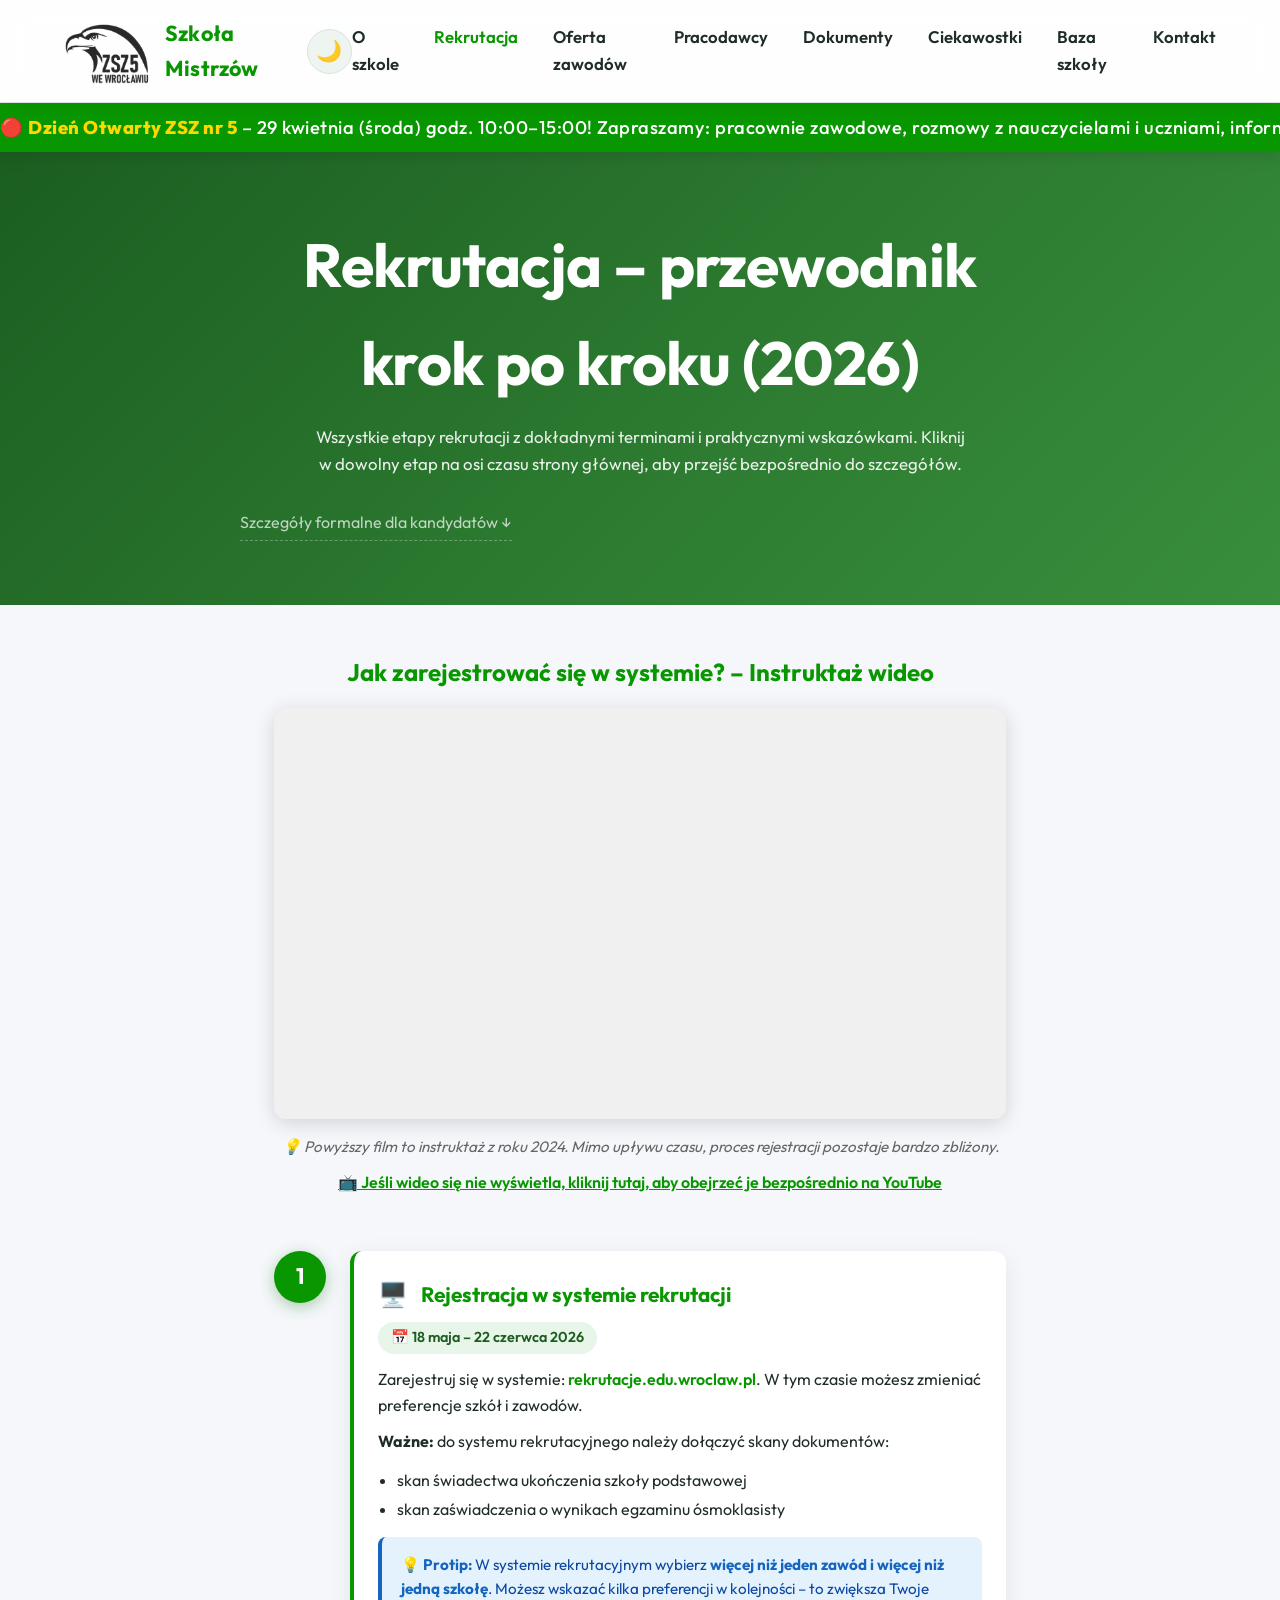
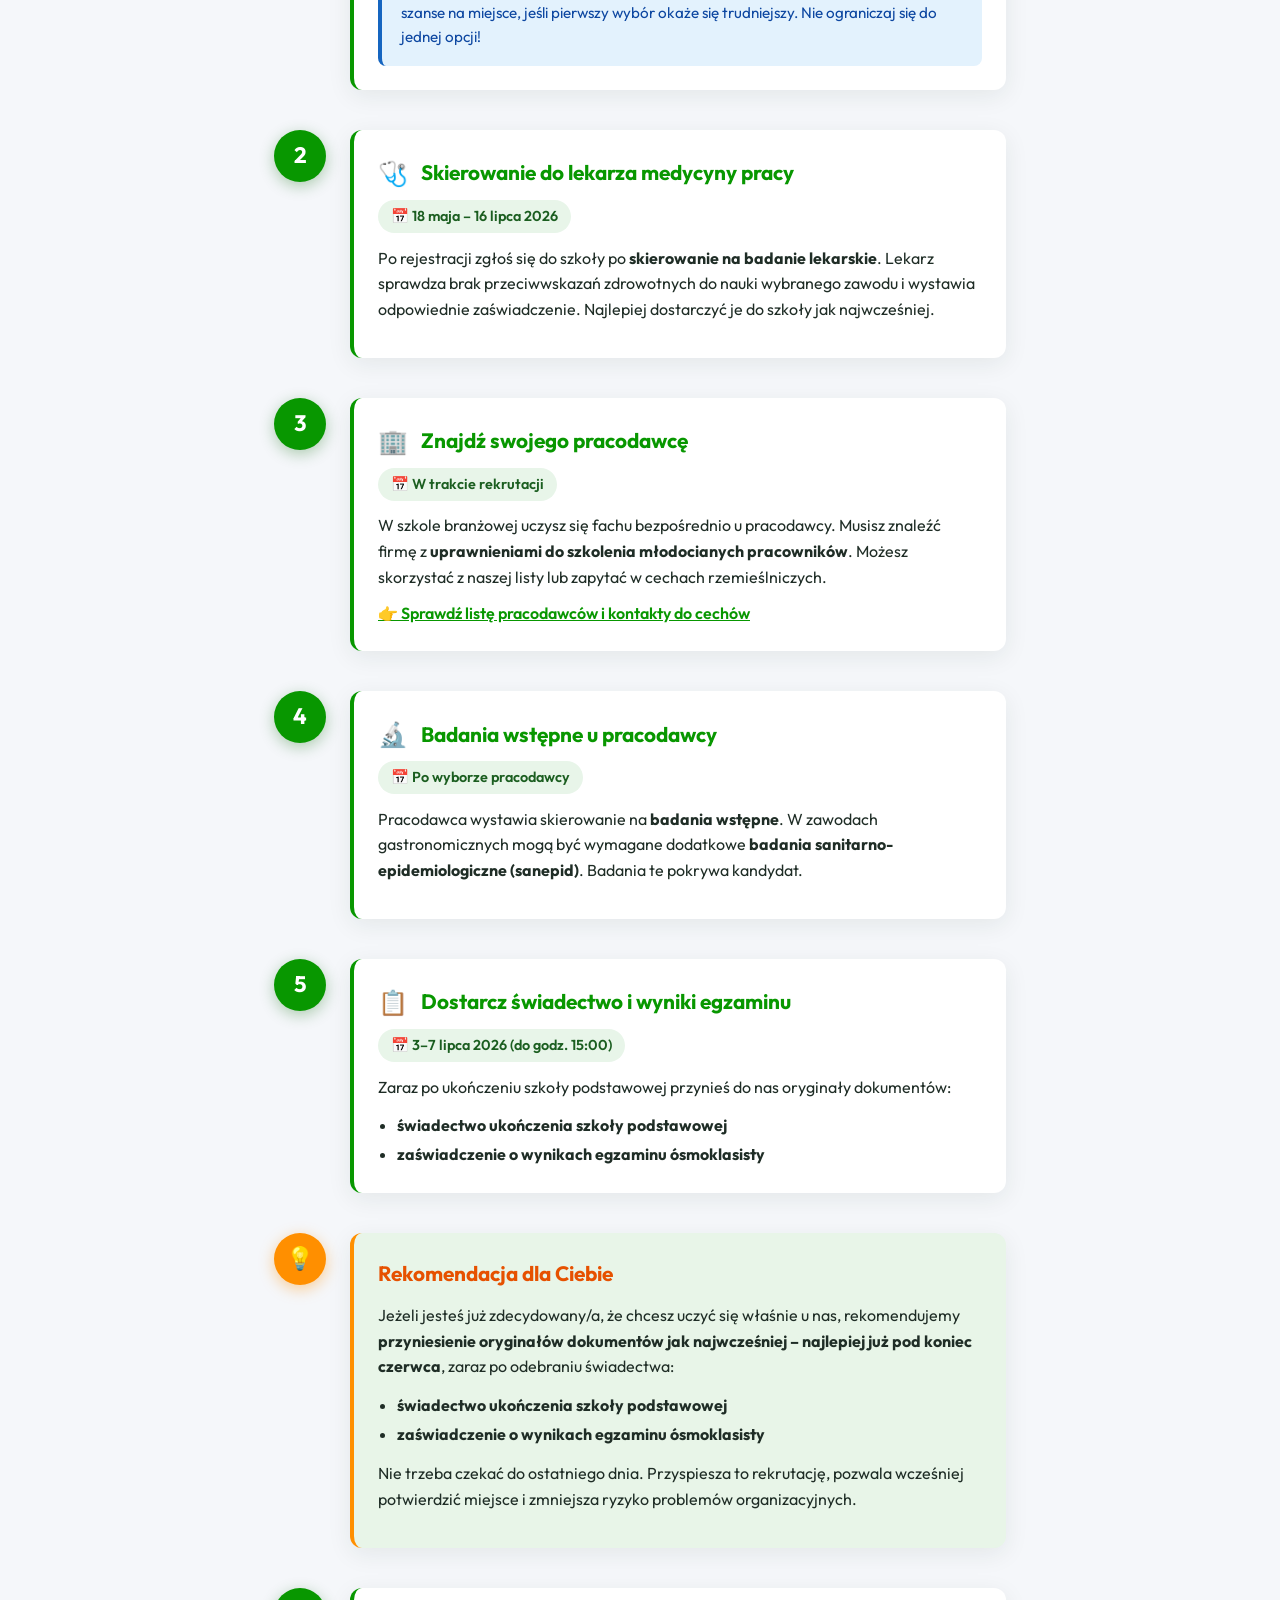
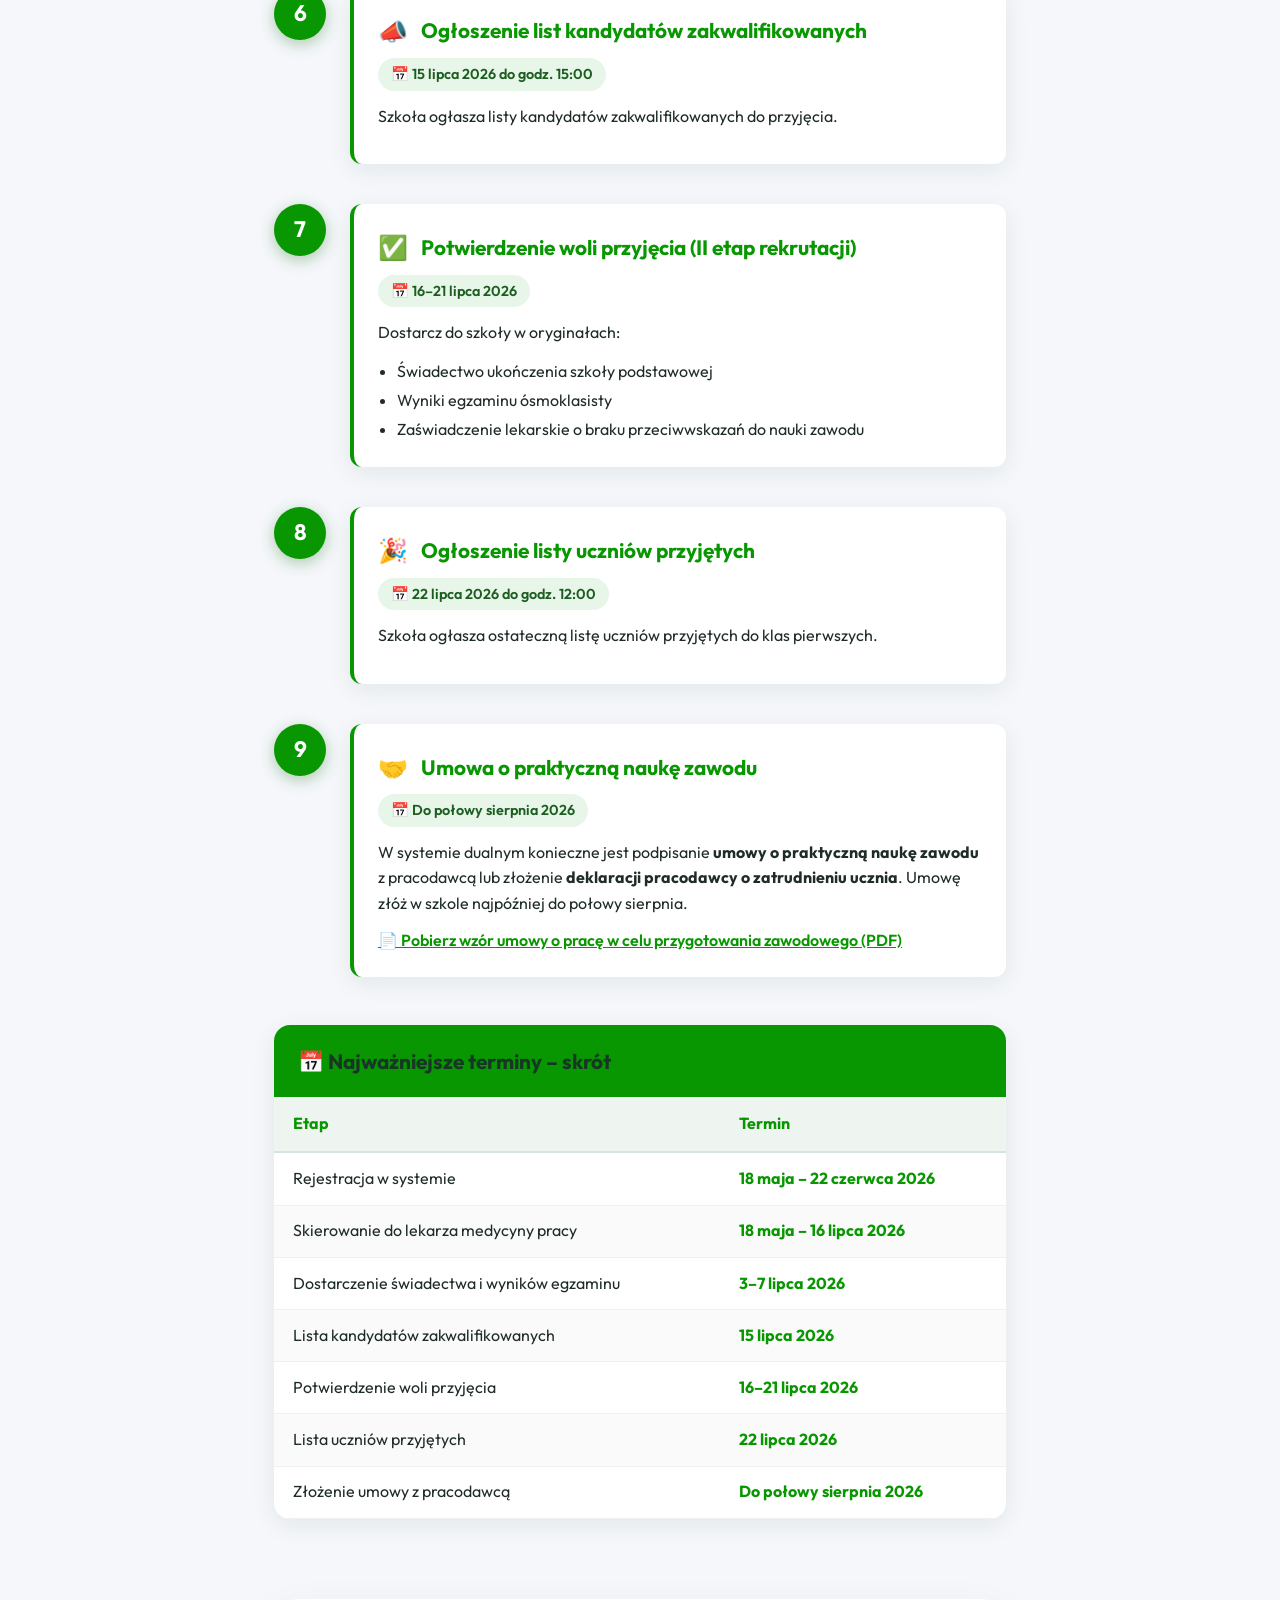
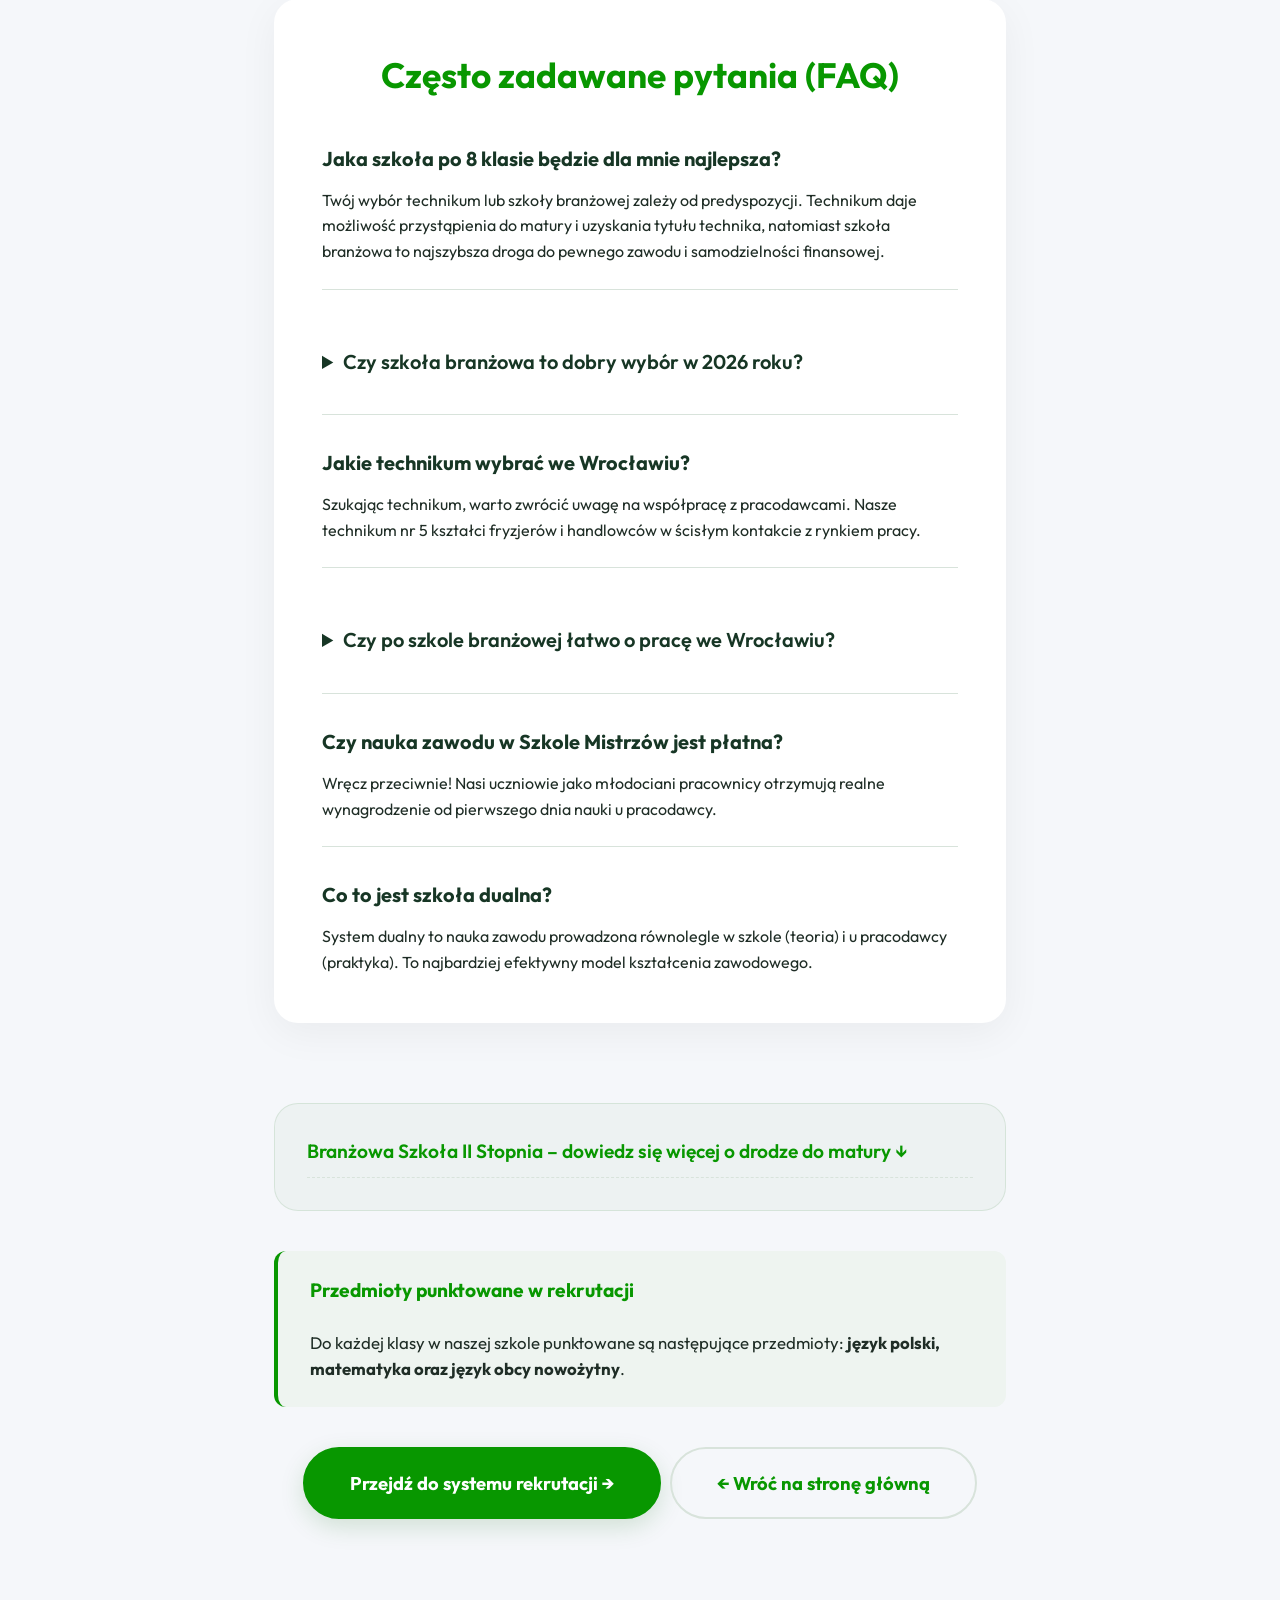
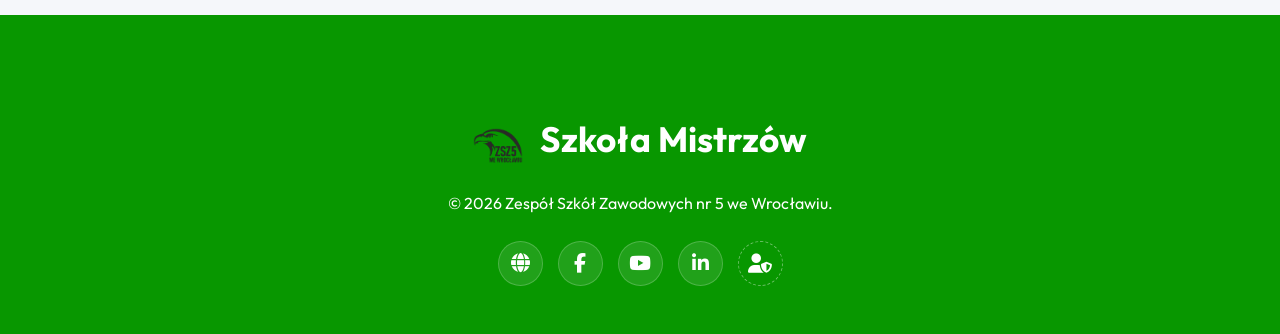
<file: rekrutacja.html>
<!DOCTYPE html>
<html lang="pl">
<head>
    <meta charset="UTF-8">
    <meta name="viewport" content="width=device-width, initial-scale=1.0">
    <title>Twoja rekrutacja po 8 klasie – Technikum i Branżowa Szkoła I Stopnia</title>
    <meta name="description" content="Zastanawiasz się, jakie technikum wybrać? Sprawdź plan rekrutacji do Szkoły Mistrzów we Wrocławiu. Wybierz swój zawód i dołącz do nas krok po kroku.">
    <meta property="og:title" content="Rekrutacja 2026/2027 – Szkoła Mistrzów">
    <meta property="og:description" content="Krok po kroku przez rekrutację do ZSZ nr 5 we Wrocławiu.">
    <meta property="og:type" content="article">
    <link rel="stylesheet" href="style.css">
    <link href="https://fonts.googleapis.com/css2?family=Outfit:wght@300;400;600;700&display=swap" rel="stylesheet">
    <link rel="stylesheet" href="https://cdnjs.cloudflare.com/ajax/libs/font-awesome/6.4.2/css/all.min.css">
    <meta name="color-scheme" content="light dark">
    <script>
        (function() {
            const savedTheme = localStorage.getItem('theme');
            const systemPrefersDark = window.matchMedia('(prefers-color-scheme: dark)').matches;
            if (savedTheme === 'dark' || (!savedTheme && systemPrefersDark)) {
                document.documentElement.classList.add('dark-mode');
            }
        })();
    </script>
    <script src="script.js" defer></script>
    <style>
        .rec-hero {
            background: linear-gradient(135deg, #1b5e20 0%, #2e7d32 60%, #388e3c 100%);
            color: #fff;
            padding: 4rem 5%;
            text-align: center;
        }
        .rec-hero h1 { 
            font-size: clamp(1.5rem, 5.5vw, 3.8rem); 
            margin-bottom: 0.8rem; 
            color: #fff;
            letter-spacing: -0.01em;
            text-wrap: balance;
        }
        .rec-hero p { font-size: 1.05rem; opacity: 0.9; max-width: 680px; margin: 0 auto; }
        .rec-container { max-width: 860px; margin: 0 auto; padding: 3rem 5%; }
        .step-card {
            display: flex; gap: 1.5rem; margin-bottom: 2.5rem; align-items: flex-start;
            scroll-margin-top: 200px; /* Force margin for header collision */
        }
        .step-num {
            flex-shrink: 0; width: 52px; height: 52px;
            background: var(--primary-color); border-radius: 50%;
            display: flex; align-items: center; justify-content: center;
            color: #fff; font-size: 1.4rem; font-weight: 700;
            box-shadow: 0 4px 15px rgba(0,100,0,0.3);
        }
        .step-num.highlight {
            background: #ff8f00; box-shadow: 0 4px 15px rgba(255,143,0,0.4);
        }
        .step-body {
            flex: 1; background: var(--surface-color); border-radius: 12px; padding: 1.5rem;
            box-shadow: var(--shadow);
            border-left: 4px solid var(--primary-color);
        }
        .step-body.highlight { border-left-color: #ff8f00; background: var(--primary-soft); }
        .step-title-row { display: flex; align-items: center; gap: 0.8rem; margin-bottom: 0.5rem; }
        .step-icon { font-size: 1.5rem; }
        .step-title { margin: 0; font-size: 1.3rem; color: var(--primary-color); }
        .step-body.highlight .step-title { color: #e65100; }
        .step-date {
            display: inline-block; background: #e8f5e9; color: #1b5e20;
            font-weight: 600; font-size: 0.9rem; padding: 0.3rem 0.8rem;
            border-radius: 20px; margin-bottom: 0.8rem;
        }
        .step-body.highlight .step-date { background: var(--surface-color); color: #e65100; }
        .step-body p { margin: 0 0 0.7rem; color: var(--text-color); line-height: 1.6; }
        .step-body ul { margin: 0; padding-left: 1.2rem; color: var(--text-color); line-height: 1.8; }
        .tip-box {
            background: #e3f2fd; border-left: 4px solid #1565c0;
            border-radius: 8px; padding: 1rem 1.2rem; margin-top: 0.8rem;
            font-size: 0.95rem; color: #0d47a1;
        }
        .tip-box strong { color: #1565c0; }
        .summary-table {
            background: var(--surface-color); border-radius: 16px;
            box-shadow: var(--shadow); overflow: hidden; margin-top: 3rem;
        }
        .summary-table-header {
            background: var(--primary-color); color: #fff; padding: 1.2rem 1.5rem;
        }
        .summary-table-header h2 { margin: 0; font-size: 1.3rem; }
        .summary-table table { width: 100%; border-collapse: collapse; font-size: 1rem; }
        .summary-table th { padding: 0.9rem 1.2rem; text-align: left; background: var(--surface-muted); border-bottom: 2px solid var(--border-color); color: var(--primary-color); }
        .summary-table td { padding: 0.8rem 1.2rem; border-bottom: 1px solid #f0f0f0; color: var(--text-color); }
        .summary-table td strong { color: var(--primary-color); }
        .scored-box {
            margin-top: 2.5rem; background: var(--surface-muted); border-radius: 12px;
            padding: 1.5rem 2rem; border-left: 4px solid var(--primary-color);
        }
        .scored-box h2 { margin-top: 0; color: var(--primary-color); font-size: 1.2rem; }
        .rec-cta { text-align: center; margin-top: 2.5rem; padding-bottom: 3rem; }
    </style>
</head>
<body>
    <header class="main-header">
        <div class="logo-container">
            <a href="index.html" style="display:flex; align-items:center; gap:15px; color:inherit; text-decoration:none;">
                <img src="orzeł bez tła.png" alt="Logo Szkoła Mistrzów" class="logo">
                <span class="slogan">Szkoła Mistrzów</span>
            </a>
        </div>
        <div style="display:flex; align-items:center; gap:10px;">
            <button id="darkModeToggle" class="theme-toggle" aria-label="Przełącz tryb ciemny">🌙</button>
            <button class="mobile-menu-toggle" aria-label="Otwórz menu">
                <span></span><span></span><span></span>
            </button>
        </div>
        <nav class="main-nav">
            <ul>
                <li><a href="index.html#promocja">O szkole</a></li>
                <li><a href="index.html#rekrutacja" style="color:var(--primary-color);">Rekrutacja</a></li>
                <li><a href="index.html#zawody">Oferta zawodów</a></li>
                <li><a href="pracodawcy.html">Pracodawcy</a></li>
                <li><a href="dokumenty.html">Dokumenty</a></li>
                <li><a href="ciekawostki.html">Ciekawostki</a></li>
                <li><a href="baza-szkoly.html">Baza szkoły</a></li>
                <li><a href="index.html#kontakt">Kontakt</a></li>
            </ul>
        </nav>
    </header>

    <!-- Pasek Informacyjny (News Ticker) -->
    <div class="news-ticker-container">
        <div class="news-ticker">
            <span>🔴 <strong>Dzień Otwarty ZSZ nr 5</strong> – 29 kwietnia (środa) godz. 10:00–15:00! Zapraszamy: pracownie zawodowe, rozmowy z nauczycielami i uczniami, informacje o rekrutacji! To idealny moment, by wybrać swój przyszły zawód i porozmawiać o szczegółach!</span>
            <span>🔴 <strong>Dzień Otwarty ZSZ nr 5</strong> – 29 kwietnia (środa) godz. 10:00–15:00! Zapraszamy: pracownie zawodowe, rozmowy z nauczycielami i uczniami, informacje o rekrutacji! To idealny moment, by wybrać swój przyszły zawód i porozmawiać o szczegółach!</span>
            <span>🔴 <strong>Dzień Otwarty ZSZ nr 5</strong> – 29 kwietnia (środa) godz. 10:00–15:00! Zapraszamy: pracownie zawodowe, rozmowy z nauczycielami i uczniami, informacje o rekrutacji! To idealny moment, by wybrać swój przyszły zawód i porozmawiać o szczegółach!</span>
            <span>🔴 <strong>Dzień Otwarty ZSZ nr 5</strong> – 29 kwietnia (środa) godz. 10:00–15:00! Zapraszamy: pracownie zawodowe, rozmowy z nauczycielami i uczniami, informacje o rekrutacji! To idealny moment, by wybrać swój przyszły zawód i porozmawiać o szczegółach!</span>
        </div>
    </div>

    <main>
        <section class="rec-hero">
            <h1>Rekrutacja – przewodnik krok&nbsp;po&nbsp;kroku (2026)</h1>
            <p>Wszystkie etapy rekrutacji z dokładnymi terminami i praktycznymi wskazówkami. Kliknij w dowolny etap na osi czasu strony głównej, aby przejść bezpośrednio do szczegółów.</p>

            <!-- SEO Block 21: Rekrutacja przewodnik -->
            <details class="seo-accordion" style="margin-top: 2rem; max-width: 800px; margin-left: auto; margin-right: auto; text-align: left;">
                <summary style="color: rgba(255,255,255,0.7); border-bottom: 1px dashed rgba(255,255,255,0.3); padding-bottom: 5px; display: inline-block;">Szczegóły formalne dla kandydatów ↓</summary>
                <div class="seo-accordion-content" style="background: rgba(0,0,0,0.2); padding: 1.5rem; border-radius: 16px; border: 1px solid rgba(255,255,255,0.1); margin-top: 1rem;">
                    <h2 style="color: #fff; font-size: 1.4rem; margin-bottom: 0.8rem;">Rekrutacja do szkoły zawodowej we Wrocławiu – przewodnik</h2>
                    <p style="color: rgba(255,255,255,0.9); font-size: 1rem; line-height: 1.5;">Proces <strong>rekrutacji do ZSZ nr 5</strong> odbywa się za pośrednictwem wrocławskiego systemu rekrutacji elektronicznej. Pamiętaj o terminach składania wniosków i oryginałów dokumentów (świadectwo 8-klasisty). Zapraszamy na konsultacje, jeśli potrzebujesz pomocy z wyborem profilu!</p>
                </div>
            </details>
        </section>

        <div class="rec-container">

            <!-- Wideo instruktażowe -->
            <div style="margin-bottom: 3.5rem;">
                <h2 style="color: var(--primary-color); margin-bottom: 1rem; font-size: 1.5rem; text-align: center;">Jak zarejestrować się w systemie? – Instruktaż wideo</h2>
                <div style="position: relative; padding-bottom: 56.25%; height: 0; overflow: hidden; border-radius: 12px; box-shadow: 0 4px 20px rgba(0,0,0,0.15); background: #f0f0f0;">
                    <iframe 
                        style="position: absolute; top: 0; left: 0; width: 100%; height: 100%; border: 0;" 
                        src="https://www.youtube-nocookie.com/embed/eKVk0b31kMo?rel=0" 
                        title="Instruktaż rekrutacji" 
                        allow="accelerometer; autoplay; clipboard-write; encrypted-media; gyroscope; picture-in-picture" 
                        allowfullscreen>
                    </iframe>
                </div>
                <div style="text-align: center; margin-top: 1rem;">
                    <p style="margin: 0; font-size: 0.95rem; color: #666; font-style: italic;">
                        💡 Powyższy film to instruktaż z roku 2024. Mimo upływu czasu, proces rejestracji pozostaje bardzo zbliżony.
                    </p>
                    <a href="https://www.youtube.com/watch?v=eKVk0b31kMo" target="_blank" style="display: inline-block; margin-top: 10px; color: var(--primary-color); font-weight: 600; text-decoration: underline;">
                        📺 Jeśli wideo się nie wyświetla, kliknij tutaj, aby obejrzeć je bezpośrednio na YouTube
                    </a>
                </div>
            </div>

            <!-- Krok 1 -->
            <div class="step-card" id="step-1">
                <div class="step-num">1</div>
                <div class="step-body">
                    <div class="step-title-row">
                        <span class="step-icon">🖥️</span>
                        <h2 class="step-title">Rejestracja w systemie rekrutacji</h2>
                    </div>
                    <span class="step-date">📅 18 maja – 22 czerwca 2026</span>
                    <p>Zarejestruj się w systemie: <a href="https://rekrutacje.edu.wroclaw.pl" target="_blank" style="color:var(--primary-color); font-weight:600;">rekrutacje.edu.wroclaw.pl</a>. W tym czasie możesz zmieniać preferencje szkół i zawodów.</p>
                    <p><strong>Ważne:</strong> do systemu rekrutacyjnego należy dołączyć skany dokumentów:</p>
                    <ul>
                        <li>skan świadectwa ukończenia szkoły podstawowej</li>
                        <li>skan zaświadczenia o wynikach egzaminu ósmoklasisty</li>
                    </ul>
                    <div class="tip-box" style="margin-top:0.8rem;">
                        💡 <strong>Protip:</strong> W systemie rekrutacyjnym wybierz <strong>więcej niż jeden zawód i więcej niż jedną szkołę</strong>. Możesz wskazać kilka preferencji w kolejności – to zwiększa Twoje szanse na miejsce, jeśli pierwszy wybór okaże się trudniejszy. Nie ograniczaj się do jednej opcji!
                    </div>
                </div>
            </div>

            <!-- Krok 2 -->
            <div class="step-card" id="step-2">
                <div class="step-num">2</div>
                <div class="step-body">
                    <div class="step-title-row">
                        <span class="step-icon">🩺</span>
                        <h2 class="step-title">Skierowanie do lekarza medycyny pracy</h2>
                    </div>
                    <span class="step-date">📅 18 maja – 16 lipca 2026</span>
                    <p>Po rejestracji zgłoś się do szkoły po <strong>skierowanie na badanie lekarskie</strong>. Lekarz sprawdza brak przeciwwskazań zdrowotnych do nauki wybranego zawodu i wystawia odpowiednie zaświadczenie. Najlepiej dostarczyć je do szkoły jak najwcześniej.</p>
                </div>
            </div>

            <!-- Krok 3 -->
            <div class="step-card" id="step-3">
                <div class="step-num">3</div>
                <div class="step-body">
                    <div class="step-title-row">
                        <span class="step-icon">🏢</span>
                        <h2 class="step-title">Znajdź swojego pracodawcę</h2>
                    </div>
                    <span class="step-date">📅 W trakcie rekrutacji</span>
                    <p>W szkole branżowej uczysz się fachu bezpośrednio u pracodawcy. Musisz znaleźć firmę z <strong>uprawnieniami do szkolenia młodocianych pracowników</strong>. Możesz skorzystać z naszej listy lub zapytać w cechach rzemieślniczych.</p>
                    <a href="pracodawcy.html" style="color:var(--primary-color); font-weight:600; text-decoration:underline;">👉 Sprawdź listę pracodawców i kontakty do cechów</a>
                </div>
            </div>

            <!-- Krok 4 -->
            <div class="step-card" id="step-4">
                <div class="step-num">4</div>
                <div class="step-body">
                    <div class="step-title-row">
                        <span class="step-icon">🔬</span>
                        <h2 class="step-title">Badania wstępne u pracodawcy</h2>
                    </div>
                    <span class="step-date">📅 Po wyborze pracodawcy</span>
                    <p>Pracodawca wystawia skierowanie na <strong>badania wstępne</strong>. W zawodach gastronomicznych mogą być wymagane dodatkowe <strong>badania sanitarno-epidemiologiczne (sanepid)</strong>. Badania te pokrywa kandydat.</p>
                </div>
            </div>

            <!-- Krok 5 -->
            <div class="step-card" id="step-5">
                <div class="step-num">5</div>
                <div class="step-body">
                    <div class="step-title-row">
                        <span class="step-icon">📋</span>
                        <h2 class="step-title">Dostarcz świadectwo i wyniki egzaminu</h2>
                    </div>
                    <span class="step-date">📅 3–7 lipca 2026 (do godz. 15:00)</span>
                    <p>Zaraz po ukończeniu szkoły podstawowej przynieś do nas oryginały dokumentów:</p>
                    <ul>
                        <li><strong>świadectwo ukończenia szkoły podstawowej</strong></li>
                        <li><strong>zaświadczenie o wynikach egzaminu ósmoklasisty</strong></li>
                    </ul>
                </div>
            </div>

            <!-- Rekomendacja -->
            <div class="step-card" id="step-rekomendacja">
                <div class="step-num highlight">💡</div>
                <div class="step-body highlight">
                    <h2 class="step-title" style="margin:0 0 0.8rem;">Rekomendacja dla Ciebie</h2>
                    <p>Jeżeli jesteś już zdecydowany/a, że chcesz uczyć się właśnie u nas, rekomendujemy <strong>przyniesienie oryginałów dokumentów jak najwcześniej – najlepiej już pod koniec czerwca</strong>, zaraz po odebraniu świadectwa:</p>
                    <ul style="margin-bottom:0.8rem;">
                        <li><strong>świadectwo ukończenia szkoły podstawowej</strong></li>
                        <li><strong>zaświadczenie o wynikach egzaminu ósmoklasisty</strong></li>
                    </ul>
                    <p>Nie trzeba czekać do ostatniego dnia. Przyspiesza to rekrutację, pozwala wcześniej potwierdzić miejsce i zmniejsza ryzyko problemów organizacyjnych.</p>
                </div>
            </div>

            <!-- Krok 6 -->
            <div class="step-card" id="step-6">
                <div class="step-num">6</div>
                <div class="step-body">
                    <div class="step-title-row">
                        <span class="step-icon">📣</span>
                        <h2 class="step-title">Ogłoszenie list kandydatów zakwalifikowanych</h2>
                    </div>
                    <span class="step-date">📅 15 lipca 2026 do godz. 15:00</span>
                    <p>Szkoła ogłasza listy kandydatów zakwalifikowanych do przyjęcia.</p>
                </div>
            </div>

            <!-- Krok 7 -->
            <div class="step-card" id="step-7">
                <div class="step-num">7</div>
                <div class="step-body">
                    <div class="step-title-row">
                        <span class="step-icon">✅</span>
                        <h2 class="step-title">Potwierdzenie woli przyjęcia (II etap rekrutacji)</h2>
                    </div>
                    <span class="step-date">📅 16–21 lipca 2026</span>
                    <p>Dostarcz do szkoły w oryginałach:</p>
                    <ul>
                        <li>Świadectwo ukończenia szkoły podstawowej</li>
                        <li>Wyniki egzaminu ósmoklasisty</li>
                        <li>Zaświadczenie lekarskie o braku przeciwwskazań do nauki zawodu</li>
                    </ul>
                </div>
            </div>

            <!-- Krok 8 -->
            <div class="step-card" id="step-8">
                <div class="step-num">8</div>
                <div class="step-body">
                    <div class="step-title-row">
                        <span class="step-icon">🎉</span>
                        <h2 class="step-title">Ogłoszenie listy uczniów przyjętych</h2>
                    </div>
                    <span class="step-date">📅 22 lipca 2026 do godz. 12:00</span>
                    <p>Szkoła ogłasza ostateczną listę uczniów przyjętych do klas pierwszych.</p>
                </div>
            </div>

            <!-- Krok 9 -->
            <div class="step-card" id="step-9">
                <div class="step-num">9</div>
                <div class="step-body">
                    <div class="step-title-row">
                        <span class="step-icon">🤝</span>
                        <h2 class="step-title">Umowa o praktyczną naukę zawodu</h2>
                    </div>
                    <span class="step-date">📅 Do połowy sierpnia 2026</span>
                    <p>W systemie dualnym konieczne jest podpisanie <strong>umowy o praktyczną naukę zawodu</strong> z pracodawcą lub złożenie <strong>deklaracji pracodawcy o zatrudnieniu ucznia</strong>. Umowę złóż w szkole najpóźniej do połowy sierpnia.</p>
                    <a href="wzor-umowa-o-prace.pdf" target="_blank" style="color:var(--primary-color); font-weight:600; text-decoration:underline;">📄 Pobierz wzór umowy o pracę w celu przygotowania zawodowego (PDF)</a>
                </div>
            </div>

            <!-- Tabela skrót -->
            <div class="summary-table">
                <div class="summary-table-header"><h2>📅 Najważniejsze terminy – skrót</h2></div>
                <table>
                    <thead><tr><th>Etap</th><th>Termin</th></tr></thead>
                    <tbody>
                        <tr><td>Rejestracja w systemie</td><td><strong>18 maja – 22 czerwca 2026</strong></td></tr>
                        <tr style="background:#fafafa;"><td>Skierowanie do lekarza medycyny pracy</td><td><strong>18 maja – 16 lipca 2026</strong></td></tr>
                        <tr><td>Dostarczenie świadectwa i wyników egzaminu</td><td><strong>3–7 lipca 2026</strong></td></tr>
                        <tr style="background:#fafafa;"><td>Lista kandydatów zakwalifikowanych</td><td><strong>15 lipca 2026</strong></td></tr>
                        <tr><td>Potwierdzenie woli przyjęcia</td><td><strong>16–21 lipca 2026</strong></td></tr>
                        <tr style="background:#fafafa;"><td>Lista uczniów przyjętych</td><td><strong>22 lipca 2026</strong></td></tr>
                        <tr><td>Złożenie umowy z pracodawcą</td><td><strong>Do połowy sierpnia 2026</strong></td></tr>
                    </tbody>
                </table>
            </div>

            <!-- NOWOŚĆ: Sekcja FAQ dla Kandydatów (SEO) -->
            <section style="margin-top: 5rem; padding: 3rem; background: var(--surface-color); border-radius: 24px; box-shadow: 0 10px 40px rgba(0,0,0,0.05);">
                <h2 style="text-align: center; color: var(--primary-color); margin-bottom: 2.5rem; font-size: 2.2rem;">Często zadawane pytania (FAQ)</h2>
                <div style="display: grid; gap: 2rem; max-width: 900px; margin: 0 auto;">
                    <div style="border-bottom: 1px solid var(--border-color); padding-bottom: 1.5rem;">
                        <h3 style="font-size: 1.25rem; margin-bottom: 0.8rem; color: var(--heading-color);">Jaka szkoła po 8 klasie będzie dla mnie najlepsza?</h3>
                        <p style="color: var(--text-color); line-height: 1.6;">Twój wybór technikum lub szkoły branżowej zależy od predyspozycji. Technikum daje możliwość przystąpienia do matury i uzyskania tytułu technika, natomiast szkoła branżowa to najszybsza droga do pewnego zawodu i samodzielności finansowej.</p>
                    </div>
                    <!-- SEO Block 23: Czy szkoła branżowa to dobry wybór -->
                    <details class="seo-accordion" style="border-bottom: 1px solid var(--border-color); padding-bottom: 1.5rem; margin-top: 1.5rem; padding-top:0; border-top:none; margin-bottom:0;">
                        <summary style="text-align: left; color: var(--heading-color); font-size: 1.25rem; font-weight: 600; padding:0; border:none; margin-bottom: 0.8rem;">Czy szkoła branżowa to dobry wybór w 2026 roku?</summary>
                        <div class="seo-accordion-content" style="color: var(--text-color); line-height: 1.6;">
                            Współczesny rynek pracy woła o specjalistów. <strong>Szkoła branżowa</strong> daje przewagę już na starcie – kiedy rówieśnicy będą dopiero kończyć studia, nasi absolwenci są już doświadczonymi ekspertami z kilkuletnim stażem pracy.
                        </div>
                    </details>
                    <div style="border-bottom: 1px solid var(--border-color); padding-bottom: 1.5rem;">
                        <h3 style="font-size: 1.25rem; margin-bottom: 0.8rem; color: var(--heading-color);">Jakie technikum wybrać we Wrocławiu?</h3>
                        <p style="color: var(--text-color); line-height: 1.6;">Szukając technikum, warto zwrócić uwagę na współpracę z pracodawcami. Nasze technikum nr 5 kształci fryzjerów i handlowców w ścisłym kontakcie z rynkiem pracy.</p>
                    </div>
                    <!-- SEO Block 27: Szkoła branżowa a rynek pracy -->
                    <details class="seo-accordion" style="border-bottom: 1px solid var(--border-color); padding-bottom: 1.5rem; margin-top: 1.5rem; padding-top:0; border-top:none; margin-bottom:0;">
                        <summary style="text-align: left; color: var(--heading-color); font-size: 1.25rem; font-weight: 600; padding:0; border:none; margin-bottom: 0.8rem;">Czy po szkole branżowej łatwo o pracę we Wrocławiu?</summary>
                        <div class="seo-accordion-content" style="color: var(--text-color); line-height: 1.6;">
                            Wrocław stale potrzebuje rzemieślników. Ukończenie <strong>szkoły branżowej</strong> to gwarancja stabilności. Nasi absolwenci są często rozchwytywani przez lokalne firmy jeszcze przed odebraniem dyplomu.
                        </div>
                    </details>
                    <div style="border-bottom: 1px solid var(--border-color); padding-bottom: 1.5rem;">
                        <h3 style="font-size: 1.25rem; margin-bottom: 0.8rem; color: var(--heading-color);">Czy nauka zawodu w Szkole Mistrzów jest płatna?</h3>
                        <p style="color: var(--text-color); line-height: 1.6;">Wręcz przeciwnie! Nasi uczniowie jako młodociani pracownicy otrzymują realne wynagrodzenie od pierwszego dnia nauki u pracodawcy.</p>
                    </div>
                    <div>
                        <h3 style="font-size: 1.25rem; margin-bottom: 0.8rem; color: var(--heading-color);">Co to jest szkoła dualna?</h3>
                        <p style="color: var(--text-color); line-height: 1.6;">System dualny to nauka zawodu prowadzona równolegle w szkole (teoria) i u pracodawcy (praktyka). To najbardziej efektywny model kształcenia zawodowego.</p>
                    </div>
                </div>
            </section>

            <!-- SEO Block 20: Branżowa Szkoła II stopnia -->
            <details class="seo-accordion" style="margin-top: 5rem; padding: 2rem; background: rgba(0,100,0,0.03); border-radius: 24px; border: 1px solid rgba(0,100,0,0.1);">
                <summary style="color: var(--primary-color); font-weight: 600; font-size: 1.2rem; display: block; text-align: left; border-bottom: 1px dashed var(--border-color); padding-bottom: 10px;">Branżowa Szkoła II Stopnia – dowiedz się więcej o drodze do matury ↓</summary>
                <div class="seo-accordion-content" style="margin-top: 1.5rem;">
                    <h2 style="color: var(--primary-color); margin-bottom: 1.5rem; font-size: 1.8rem;">Branżowa Szkoła II Stopnia – Twoja droga do matury</h2>
                    <p style="color: #444; line-height: 1.7; font-size: 1.1rem;">
                        Dla ambitnych absolwentów szkół branżowych przygotowaliśmy ofertę <strong>Branżowej Szkoły II stopnia nr 5</strong>. Umożliwia ona kontynuację nauki, przystąpienie do matury oraz podniesienie kwalifikacji do poziomu technika bez konieczności rezygnacji z pracy zawodowej. To szansa na zdobycie pełnego wykształcenia średniego przy zachowaniu ciągłości zarobkowej.
                    </p>
                </div>
            </details>

            <!-- Punktowane przedmioty -->
            <div class="scored-box">
                <h2>Przedmioty punktowane w rekrutacji</h2>
                <p style="margin:0; font-size:1.05rem; color:var(--text-color);">Do każdej klasy w naszej szkole punktowane są następujące przedmioty: <strong>język polski, matematyka oraz język obcy nowożytny</strong>.</p>
            </div>

            <div class="rec-cta">
                <a href="https://rekrutacje.edu.wroclaw.pl" target="_blank" class="cta-button">Przejdź do systemu rekrutacji →</a>
                &nbsp;
                <a href="index.html#rekrutacja" class="cta-button secondary">← Wróć na stronę główną</a>
            </div>
        </div>
    </main>

    <footer class="main-footer">
        <div class="footer-content">
            <div class="footer-logo">
                <img src="orzeł bez tła.png" alt="Szkoła Mistrzów Logo" style="height: 40px; vertical-align: middle; margin-right: 10px;">
                Szkoła Mistrzów
            </div>
            <p>&copy; 2026 Zespół Szkół Zawodowych nr 5 we Wrocławiu.</p>
            
            <div class="footer-socials" style="margin-top: 1.5rem; display: flex; justify-content: center; gap: 15px; flex-wrap: wrap;">

                <a href="https://zsz5.edupage.org" target="_blank" class="footer-social-btn" title="Oficjalna strona szkoły"><i class="fa-solid fa-globe"></i></a>
                <a href="https://www.facebook.com/zsz5wro" target="_blank" class="footer-social-btn" title="Facebook"><i class="fa-brands fa-facebook-f"></i></a>
                <a href="https://www.youtube.com/@zesposzkozawodowychnr5wroc483" target="_blank" class="footer-social-btn" title="YouTube"><i class="fa-brands fa-youtube"></i></a>
                <a href="https://www.linkedin.com/company/zesp%C3%B3%C5%82-szk%C3%B3%C5%82-zawodowych-nr-5/" target="_blank" class="footer-social-btn" title="LinkedIn"><i class="fa-brands fa-linkedin-in"></i></a>
                <a href="https://zsz5.edupage.org/a/rodo" target="_blank" class="footer-social-btn rodo" title="Deklaracja RODO"><i class="fa-solid fa-user-shield"></i></a>
            </div>

            <style>
                .footer-social-btn {
                    background: rgba(255,255,255,0.1);
                    color: #fff;
                    width: 45px;
                    height: 45px;
                    border-radius: 50%;
                    display: inline-flex;
                    align-items: center;
                    justify-content: center;
                    text-decoration: none;
                    font-size: 1.2rem;
                    transition: all 0.3s cubic-bezier(0.175, 0.885, 0.32, 1.275);
                    border: 1px solid rgba(255,255,255,0.2);
                }
                .footer-social-btn:hover {
                    background: #fff;
                    color: var(--primary-color);
                    transform: translateY(-5px) scale(1.1);
                    box-shadow: 0 5px 15px rgba(0,0,0,0.2);
                }
                .footer-social-btn.rodo {
                    background: transparent;
                    border: 1px dashed rgba(255,255,255,0.4);
                }
            </style>
        </div>
    </footer>
</body>
</html>
</file>
<file: style.css>
:root {
    --bg-color: #F5F7FA;
    --surface-color: #FFFFFF;
    --surface-muted: #EEF4F0;

    --text-color: #1F2D26;
    --text-muted: #5B6B63;
    --heading-color: #173625;

    --primary-color: #089700;
    --secondary-color: #047690;
    --primary-hover: #067500;
    --primary-soft: #E8F5E8;

    --link-color: #089700;
    --link-hover: #067500;

    --badge-bg: #E8F5E8;
    --badge-text: #067500;

    --border-color: #D8E3DB;
    --header-bg: rgba(255, 255, 255, 0.88);

    --on-primary: #FFFFFF;

    --border-radius: 16px;
    --transition: 0.3s cubic-bezier(0.25, 0.8, 0.25, 1);
    --shadow: 0 6px 24px rgba(23, 54, 37, 0.08);
    --shadow-hover: 0 14px 36px rgba(23, 54, 37, 0.14);
}

.dark-mode {
    --bg-color: #0E1720;
    --surface-color: #162231;
    --surface-muted: #1C2B3C;

    --text-color: #EAF2EE;
    --text-muted: #B7C5BE;
    --heading-color: #F4FBF7;

    --primary-color: #51D74A;
    --secondary-color: #409AAF;
    --primary-hover: #2CD023;
    --primary-soft: #1C3320;

    --link-color: #51D74A;
    --link-hover: #2CD023;

    --badge-bg: #1C3320;
    --badge-text: #51D74A;

    --border-color: #2D3D48;
    --header-bg: rgba(14, 23, 32, 0.84);

    --on-primary: #000000;

    --shadow: 0 8px 28px rgba(0, 0, 0, 0.28);
    --shadow-hover: 0 16px 40px rgba(0, 0, 0, 0.38);
}

* {
    margin: 0;
    padding: 0;
    box-sizing: border-box;
}

html {
    scroll-behavior: smooth;
}

body {
    font-family: 'Outfit', -apple-system, BlinkMacSystemFont, sans-serif;
    color: var(--text-color);
    background-color: var(--bg-color);
    line-height: 1.6;
    overflow-x: hidden;
    -webkit-font-smoothing: antialiased;
    hyphens: auto;
    transition: background-color 0.4s ease, color 0.4s ease;
}

.dark-mode img {
    filter: brightness(0.85) contrast(1.1);
}

.dark-mode .logo {
    content: url('orzeł negatyw.png');
}

h1,
h2,
h3,
h4 {
    color: var(--heading-color);
    margin-bottom: 1.5rem;
    font-weight: 700;
}

ul,
ol {
    margin-bottom: 1rem;
}

a {
    transition: var(--transition);
    text-decoration: none;
    color: var(--link-color);
}

a:hover {
    color: var(--link-hover);
}

/* Header */
.main-header {
    background-color: var(--header-bg);
    backdrop-filter: blur(15px);
    -webkit-backdrop-filter: blur(15px);
    position: sticky;
    top: 0;
    z-index: 100;
    display: flex;
    justify-content: space-between;
    align-items: center;
    padding: 1rem 5%;
    box-shadow: 0 4px 30px rgba(0, 0, 0, 0.05);
    border-bottom: 1px solid var(--border-color);
}

.logo-container {
    display: flex;
    align-items: center;
    gap: 15px;
}

.logo {
    height: 70px;
    width: auto;
    object-fit: contain;
}

.slogan {
    font-size: 1.35rem;
    font-weight: 700;
    color: var(--primary-color);
    letter-spacing: 0.2px;
}

.main-nav ul {
    list-style: none;
    display: flex;
    gap: 35px;
    margin: 0;
}

.main-nav a {
    color: var(--text-color);
    font-weight: 600;
    font-size: 1.05rem;
    position: relative;
    padding: 5px 0;
}

.main-nav a::after {
    content: '';
    position: absolute;
    width: 0;
    height: 2px;
    bottom: 0;
    left: 0;
    background-color: var(--primary-color);
    transition: var(--transition);
}

.main-nav a:hover::after {
    width: 100%;
}

.mobile-menu-toggle {
    display: none;
    background: none;
    border: none;
    cursor: pointer;
    flex-direction: column;
    gap: 6px;
    padding: 10px;
}

.mobile-menu-toggle span {
    width: 32px;
    height: 3px;
    background-color: var(--primary-color);
    border-radius: 3px;
    transition: var(--transition);
}

/* News Ticker */
.news-ticker-container {
    width: 100%;
    background-color: var(--primary-color);
    color: var(--on-primary);
    padding: 10px 0;
    overflow: hidden;
    position: relative;
    z-index: 90;
    box-shadow: 0 4px 15px rgba(0,0,0,0.1);
}

.news-ticker {
    display: flex;
    white-space: nowrap;
    width: max-content;
    animation: marquee-ticker 45s linear infinite;
}

.news-ticker span {
    display: inline-block;
    padding-right: 50px;
    font-size: 1.15rem;
    font-weight: 500;
    letter-spacing: 0.5px;
}

.news-ticker span strong {
    font-weight: 800;
    color: #FFD700;
}

.news-ticker:hover {
    animation-play-state: paused;
}

@keyframes marquee-ticker {
    0% { transform: translateX(0); }
    100% { transform: translateX(-50%); }
}

.dark-mode .news-ticker-container {
    background-color: #092c13;
    color: #fff;
    border-bottom: 2px solid var(--primary-hover);
}

/* Theme Toggle Button */
.theme-toggle {
    background: var(--surface-muted);
    border: 1px solid var(--border-color);
    color: var(--primary-color);
    width: 45px;
    height: 45px;
    border-radius: 50%;
    cursor: pointer;
    display: flex;
    align-items: center;
    justify-content: center;
    font-size: 1.3rem;
    transition: var(--transition);
}

.theme-toggle:hover {
    transform: scale(1.1) rotate(15deg);
    background: var(--surface-color);
    box-shadow: var(--shadow);
}

/* Buttons */
.cta-button {
    display: inline-block;
    background-color: var(--primary-color);
    color: var(--on-primary);
    padding: 1.2rem 2.8rem;
    border-radius: 120px;
    font-weight: 700;
    font-size: 1.15rem;
    transition: var(--transition);
    box-shadow: 0 8px 25px rgba(0, 100, 0, 0.15);
    border: 2px solid var(--primary-color);
    text-align: center;
}

.cta-button:hover {
    transform: translateY(-4px);
    box-shadow: var(--shadow-hover);
    background-color: var(--surface-color);
    color: var(--primary-color);
}

.cta-button.secondary {
    background-color: transparent;
    color: var(--primary-color);
    border: 2px solid var(--border-color);
    box-shadow: none;
}

.cta-button.secondary:hover {
    background-color: var(--surface-muted);
    border-color: var(--primary-color);
}

/* Section Container */
.section-container {
    max-width: 1200px;
    margin: 0 auto;
    padding: 6rem 5%;
}

/* Cards */
.school-card,
.feature-item,
.info-card,
.faq-item,
.profession-card,
.media-card {
    background: var(--surface-color);
    border-radius: var(--border-radius);
    padding: 2.5rem;
    box-shadow: var(--shadow);
    transition: var(--transition);
    border: 1px solid var(--border-color);
}

.school-card:hover,
.feature-item:hover,
.info-card:hover,
.faq-item:hover,
.profession-card:hover,
.media-card:hover {
    transform: translateY(-8px);
    box-shadow: var(--shadow-hover);
}

.dark-mode .school-card,
.dark-mode .feature-item,
.dark-mode .info-card,
.dark-mode .profession-card,
.dark-mode .media-card {
    background: linear-gradient(180deg, var(--surface-color) 0%, var(--surface-muted) 100%);
}

/* Hero Section */
.hero-section {
    padding: 8rem 5% 6rem;
    background: radial-gradient(circle at top center, var(--primary-soft) 0%, var(--bg-color) 100%);
    text-align: center;
}

.hero-content {
    max-width: 1000px;
    margin: 0 auto;
    container-type: inline-size;
}

.hero-content h1.dynamic-title {
    margin-bottom: 2.5rem;
    background: linear-gradient(135deg, var(--heading-color) 0%, var(--primary-color) 100%);
    -webkit-background-clip: text;
    background-clip: text;
    -webkit-text-fill-color: transparent;
    display: flex;
    flex-direction: column;
    align-items: center;
    gap: 0.2rem;
    line-height: 1.2;
}

.title-line-1 {
    display: block !important;
    white-space: nowrap !important;
    hyphens: none !important;
    font-size: clamp(1rem, 5cqw, 3.5rem);
    letter-spacing: -0.015em;
}

.title-line-2 {
    display: block !important;
    white-space: nowrap !important;
    hyphens: none !important;
    font-size: clamp(0.7rem, 3.2cqw, 1.7rem);
    letter-spacing: -0.01em;
    opacity: 0.9;
    margin-top: 0.1rem;
}

.hero-subtitle {
    font-size: 1.4rem;
    color: var(--text-muted);
    max-width: 800px;
    margin: 0 auto 3.5rem;
}

.schools-info {
    display: flex;
    justify-content: center;
    gap: 35px;
    flex-wrap: wrap;
    margin-top: 4rem;
}

.school-card {
    flex: 1 1 350px;
    max-width: 450px;
    text-align: left;
}

.school-card h3 {
    margin-bottom: 1.2rem;
    color: var(--primary-color);
}

.school-card ul {
    list-style: none;
    padding: 0;
}

.school-card ul li {
    margin-bottom: 12px;
    padding-left: 30px;
    position: relative;
    color: var(--text-color);
}

.school-card ul li::before {
    content: '✓';
    position: absolute;
    left: 0;
    color: var(--primary-color);
    font-weight: 700;
}

/* Stats */
.stats-section {
    padding: 4rem 0;
    border-top: 1px solid var(--border-color);
}

.stats-container {
    display: flex;
    justify-content: center;
    flex-wrap: wrap;
    gap: 60px;
}

.stat-item {
    text-align: center;
}

.stat-number {
    display: block;
    font-size: 4rem;
    font-weight: 700;
    color: var(--primary-color);
    line-height: 1;
    margin-bottom: 0.5rem;
}

.stat-label {
    font-size: 0.95rem;
    font-weight: 700;
    color: var(--text-muted);
    text-transform: uppercase;
    letter-spacing: 1.5px;
}

/* Why Us */
.why-us {
    background-color: var(--surface-muted);
}

.why-us h2 {
    text-align: center;
    margin-bottom: 4rem;
}

.features-grid {
    display: grid;
    grid-template-columns: repeat(auto-fit, minmax(300px, 1fr));
    gap: 30px;
}

.feature-item .icon {
    font-size: 3.5rem;
    margin-bottom: 1.5rem;
}

.feature-item h4 {
    color: var(--primary-color);
}

/* Badges */
.media-badge,
.news-badge,
.press-badge,
.media-tag,
.equip-item {
    display: inline-block;
    padding: 0.4rem 1.2rem;
    background: var(--badge-bg);
    color: var(--badge-text);
    border-radius: 999px;
    font-weight: 700;
    font-size: 0.85rem;
    margin-bottom: 1rem;
    text-transform: uppercase;
}

/* FAQ */
.faq-section {
    max-width: 800px;
    margin: 0 auto;
}

.faq-question {
    width: 100%;
    padding: 1.5rem;
    display: flex;
    justify-content: space-between;
    align-items: center;
    font-weight: 700;
    color: var(--heading-color);
    background: transparent;
    border: none;
    cursor: pointer;
    font-family: inherit;
    font-size: 1.1rem;
}

.faq-question:hover {
    background: var(--primary-soft);
}

.faq-question::after {
    content: '+';
    font-size: 1.5rem;
    color: var(--primary-color);
}

.faq-question.active::after {
    content: '-';
}

.faq-answer p {
    padding: 0 1.5rem 1.5rem;
    color: var(--text-muted);
}

/* Instructions */
.instructions-box {
    background: var(--surface-muted);
    border-left: 6px solid var(--primary-color);
    padding: 3.5rem;
    border-radius: var(--border-radius);
    margin: 4rem 0;
}

.instructions-box ol {
    padding-left: 1.5rem;
}

.instructions-box ol li {
    margin-bottom: 1rem;
    color: var(--text-color);
}

/* Footer */
.main-footer {
    background-color: var(--primary-color);
    color: var(--on-primary);
    padding: 6rem 5% 3rem;
    text-align: center;
}

.footer-logo {
    font-size: 2.2rem;
    font-weight: 700;
    margin-bottom: 1.5rem;
}

.footer-links {
    margin-top: 3rem;
    padding-top: 2rem;
    border-top: 1px solid rgba(255, 255, 255, 0.1);
    display: flex;
    justify-content: center;
    gap: 30px;
    flex-wrap: wrap;
}

.footer-links a {
    color: var(--on-primary);
    opacity: 0.8;
}

.footer-links a:hover {
    opacity: 1;
    text-decoration: underline;
}

/* Responsive */
@media (max-width: 768px) {
    .hero-content h1 {
        font-size: 2.8rem;
    }

    .mobile-menu-toggle {
        display: flex;
    }

    .main-nav {
        display: none;
        position: absolute;
        top: 100%;
        left: 0;
        width: 100%;
        background: var(--surface-color);
        padding: 2rem;
        box-shadow: var(--shadow);
        border-top: 1px solid var(--border-color);
    }

    .main-nav.active {
        display: block;
    }

    .main-nav ul {
        flex-direction: column;
        gap: 20px;
    }

    .stat-number {
        font-size: 3rem;
    }
}

/* Popup Styles */
.popup-overlay {
    position: fixed;
    top: 0;
    left: 0;
    width: 100%;
    height: 100%;
    background-color: rgba(0, 0, 0, 0.6);
    backdrop-filter: blur(8px);
    -webkit-backdrop-filter: blur(8px);
    z-index: 2000;
    display: flex;
    align-items: center;
    justify-content: center;
    padding: 20px;
    opacity: 0;
    visibility: hidden;
    transition: opacity 0.4s ease, visibility 0.4s ease;
}

.popup-overlay.active {
    opacity: 1;
    visibility: visible;
}

.popup-modal {
    background: var(--surface-color);
    width: 100%;
    max-width: 550px;
    border-radius: 24px;
    position: relative;
    padding: 3rem 2rem 2.5rem;
    box-shadow: 0 25px 50px -12px rgba(0, 0, 0, 0.25);
    transform: translateY(30px) scale(0.95);
    transition: transform 0.5s cubic-bezier(0.34, 1.56, 0.64, 1);
    border: 1px solid var(--border-color);
    text-align: center;
}

.popup-overlay.active .popup-modal {
    transform: translateY(0) scale(1);
}

.popup-close {
    position: absolute;
    top: 15px;
    right: 20px;
    font-size: 2.2rem;
    background: none;
    border: none;
    color: var(--text-muted);
    cursor: pointer;
    line-height: 1;
    transition: var(--transition);
    z-index: 10;
}

.popup-close:hover {
    color: var(--primary-color);
    transform: rotate(90deg);
}

.popup-logo {
    height: 90px;
    margin-bottom: 1.5rem;
    filter: drop-shadow(0 4px 10px rgba(0,0,0,0.1));
}

.popup-title {
    font-size: 2.2rem;
    color: var(--primary-color);
    margin-bottom: 1.2rem;
    line-height: 1.2;
}

.popup-text {
    font-size: 1.15rem;
    margin-bottom: 1.5rem;
    color: var(--text-color);
}

.popup-list {
    list-style: none;
    padding: 0;
    margin: 0 auto 2rem;
    text-align: left;
    display: inline-block;
}

.popup-list li {
    margin-bottom: 0.8rem;
    font-size: 1.1rem;
    color: var(--text-color);
    font-weight: 500;
}

.popup-footer {
    font-weight: 700;
    color: var(--primary-color);
    font-size: 1.1rem;
    margin-bottom: 0;
}

#popupCta {
    padding: 1rem 2.5rem;
    font-size: 1.1rem;
}

.dark-mode .popup-modal {
    background: linear-gradient(145deg, #1c2b3c, #162231);
    border-color: rgba(255, 255, 255, 0.1);
}

.dark-mode .popup-logo {
    content: url('orzeł negatyw.png');
}

@media (max-width: 480px) {
    .popup-modal {
        padding: 2.5rem 1.5rem 2rem;
    }
    .popup-title {
        font-size: 1.8rem;
    }
    .popup-text {
        font-size: 1rem;
    }
    .popup-logo {
        height: 70px;
    }
}
</file>
